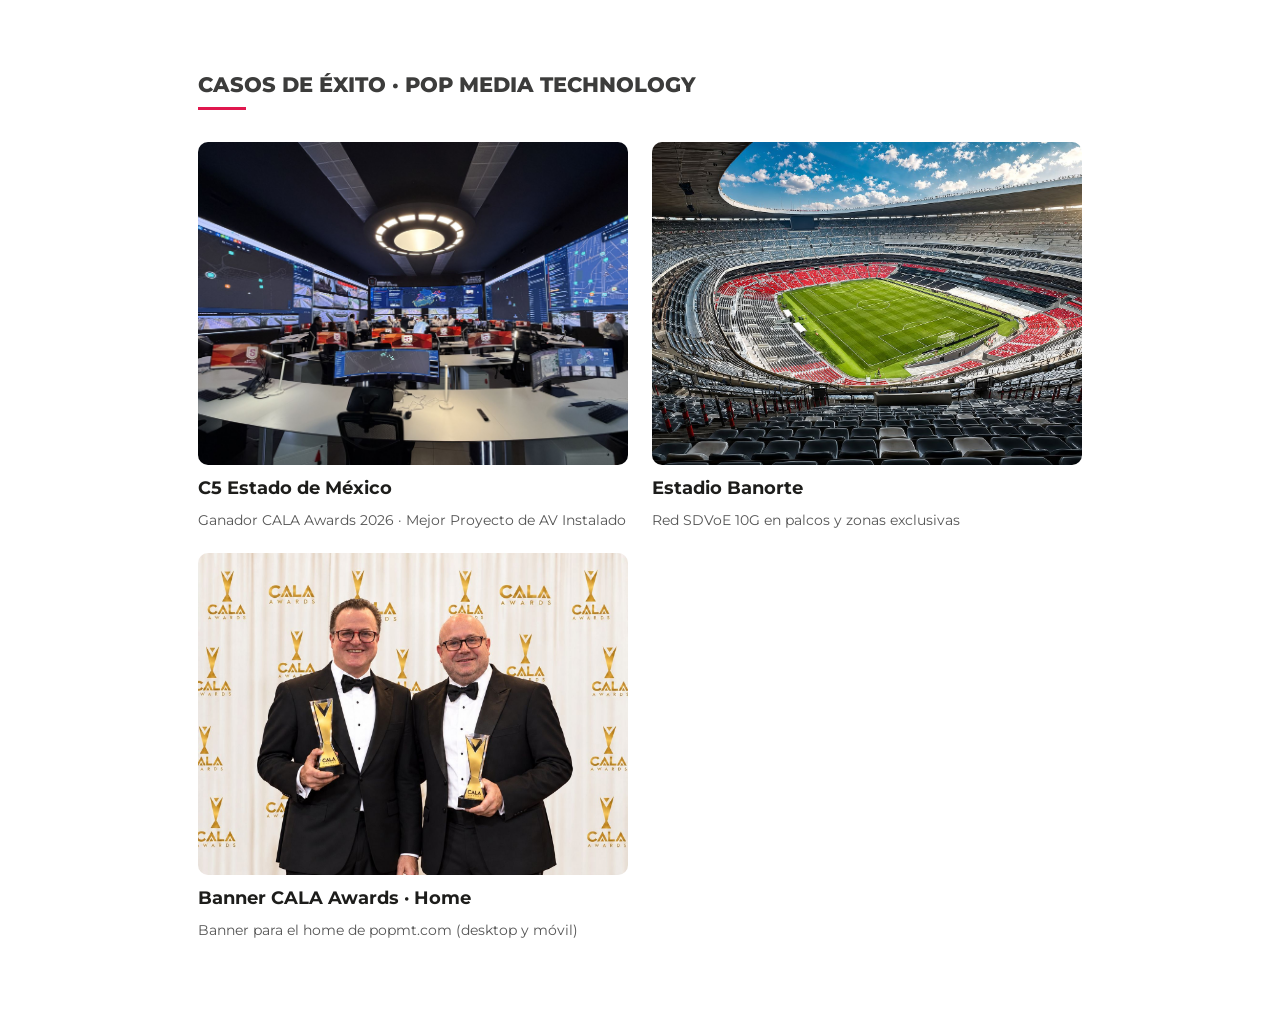
<file: index.html>
<!doctype html>
<html lang="es">
<head>
<meta charset="utf-8">
<meta name="viewport" content="width=device-width, initial-scale=1">
<title>Casos de éxito · POP Media Technology</title>
<meta name="robots" content="noindex">
<link href="https://fonts.googleapis.com/css2?family=Montserrat:wght@400;600;800&amp;display=swap" rel="stylesheet">
<link rel="stylesheet" href="assets/css/styles.css">
</head>
<body>
<main class="pad" style="max-width: 980px; margin: 0 auto; padding: 72px 48px; display: flex; flex-direction: column; gap: 32px">
<div style="display: flex; flex-direction: column; gap: 10px">
<h1 style="margin: 0; font-size: 21px; font-weight: 800; color: #3C3C3B; text-transform: uppercase">Casos de éxito · POP Media Technology</h1>
<div style="width: 48px; height: 3px; background: #E0174E"></div>
</div>
<div class="row" style="display: grid; grid-template-columns: repeat(2, minmax(0, 1fr)); gap: 24px">
<a href="c5-estado-de-mexico/" style="display: flex; flex-direction: column; gap: 12px; text-decoration: none; color: #1D1D1B">
<img src="assets/img/c5/c5-05.jpg" alt="" style="width: 100%; aspect-ratio: 4 / 3; object-fit: cover; border-radius: 10px">
<strong style="font-size: 18px">C5 Estado de México</strong>
<span style="font-size: 14px; color: #555555">Ganador CALA Awards 2026 · Mejor Proyecto de AV Instalado</span>
</a>
<a href="estadio-banorte/" style="display: flex; flex-direction: column; gap: 12px; text-decoration: none; color: #1D1D1B">
<img src="assets/img/banorte/banorte-estadio.jpg" alt="" style="width: 100%; aspect-ratio: 4 / 3; object-fit: cover; border-radius: 10px">
<strong style="font-size: 18px">Estadio Banorte</strong>
<span style="font-size: 14px; color: #555555">Red SDVoE 10G en palcos y zonas exclusivas</span>
</a>
<a href="banner-cala-home/" style="display: flex; flex-direction: column; gap: 12px; text-decoration: none; color: #1D1D1B">
<img src="banner-cala-home/img/cala-premio.jpg" alt="" style="width: 100%; aspect-ratio: 4 / 3; object-fit: cover; border-radius: 10px">
<strong style="font-size: 18px">Banner CALA Awards · Home</strong>
<span style="font-size: 14px; color: #555555">Banner para el home de popmt.com (desktop y móvil)</span>
</a>
</div>
</main>
</body>
</html>
</file>
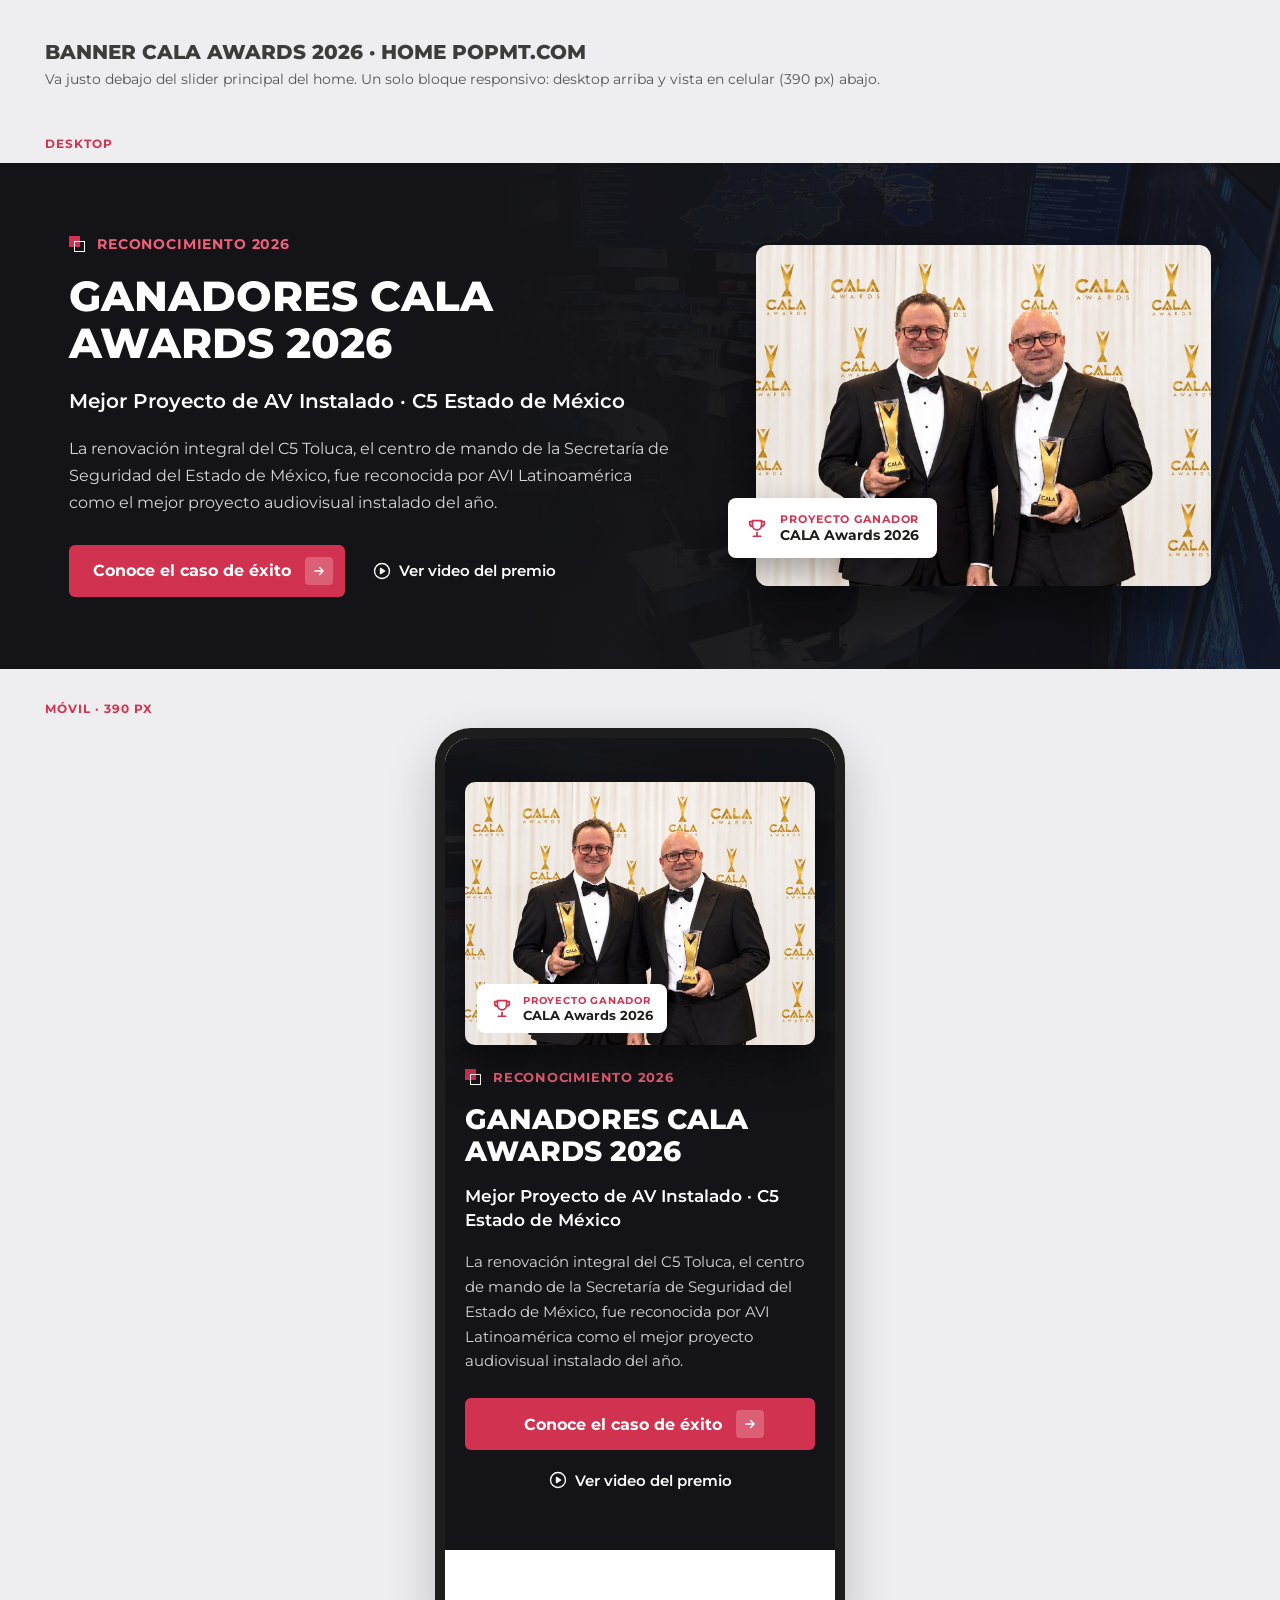
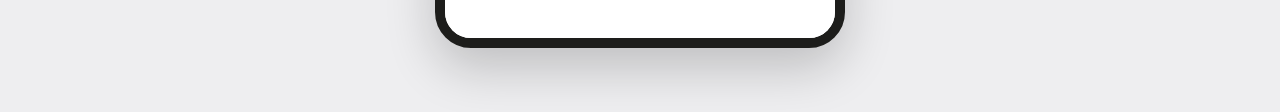
<file: banner-cala-home/index.html>
<!doctype html>
<html lang="es">
<head>
<meta charset="utf-8">
<meta name="viewport" content="width=device-width, initial-scale=1">
<title>Banner CALA Awards 2026 · Vista previa</title>
<meta name="robots" content="noindex">
<link rel="preconnect" href="https://fonts.googleapis.com">
<link rel="preconnect" href="https://fonts.gstatic.com" crossorigin>
<link href="https://fonts.googleapis.com/css2?family=Montserrat:wght@400;600;700;800&amp;display=swap" rel="stylesheet">
<link rel="stylesheet" href="banner-cala.css">
<style>body{margin:0;background:#EEEEF0;font-family:Montserrat,Helvetica,Arial,sans-serif;color:#1D1D1B}
.pv-h{max-width:1190px;margin:0 auto;padding:40px 24px 16px}
.pv-h h1{margin:0 0 6px;font-size:20px;font-weight:800;text-transform:uppercase;color:#3C3C3B}
.pv-h p{margin:0;font-size:14px;color:#555}
.pv-label{max-width:1190px;margin:32px auto 12px;padding:0 24px;font-size:12px;font-weight:700;letter-spacing:.08em;text-transform:uppercase;color:#D1324F}
.pv-phone{width:390px;height:900px;margin:0 auto 64px;display:block;border:10px solid #1D1D1B;border-radius:36px;background:#fff;box-shadow:0 20px 50px rgba(0,0,0,.2)}
@media (max-width:760px){.pv-mobile{display:none}}</style>
</head>
<body>
<header class="pv-h">
<h1>Banner CALA Awards 2026 · Home popmt.com</h1>
<p>Va justo debajo del slider principal del home. Un solo bloque responsivo: desktop arriba y vista en celular (390 px) abajo.</p>
</header>
<p class="pv-label">Desktop</p>
<!-- ===== Banner CALA Awards 2026 · Home popmt.com =====
     Pegar en un widget HTML de Elementor, justo debajo del slider principal.
     Requiere banner-cala.css (pegarlo en Apariencia > Personalizar > CSS adicional,
     o en un <style> dentro del mismo widget) y la tipografía Montserrat (el sitio ya la carga).
     Reemplazar las rutas img/... por las URLs de la biblioteca de medios. -->
<section class="pmt-cala" aria-labelledby="pmt-cala-title">
  <img class="pmt-cala__bg" src="img/cala-fondo-c5.jpg" alt="" loading="lazy" decoding="async">
  <div class="pmt-cala__veil" aria-hidden="true"></div>
  <div class="pmt-cala__inner">
    <div class="pmt-cala__text">
      <p class="pmt-cala__eyebrow"><span class="pmt-cala__eyebrow-icon" aria-hidden="true"></span>Reconocimiento 2026</p>
      <h2 class="pmt-cala__title" id="pmt-cala-title">Ganadores CALA Awards 2026</h2>
      <p class="pmt-cala__subtitle">Mejor Proyecto de AV Instalado · C5 Estado de México</p>
      <p class="pmt-cala__desc">La renovación integral del C5 Toluca, el centro de mando de la Secretaría de Seguridad del Estado de México, fue reconocida por AVI Latinoamérica como el mejor proyecto audiovisual instalado del año.</p>
      <div class="pmt-cala__actions">
        <a class="pmt-cala__btn" href="../c5-estado-de-mexico/">Conoce el caso de éxito
          <span class="pmt-cala__btn-arrow" aria-hidden="true"><svg width="14" height="14" viewBox="0 0 24 24" fill="none" stroke="#FFFFFF" stroke-width="2.4" stroke-linecap="round" stroke-linejoin="round"><path d="M5 12h14M13 6l6 6-6 6"/></svg></span>
        </a>
        <a class="pmt-cala__link" href="https://youtu.be/HIdA1ALR9Yw" target="_blank" rel="noopener">
          <svg width="18" height="18" viewBox="0 0 24 24" fill="none" stroke="currentColor" stroke-width="1.8" stroke-linecap="round" stroke-linejoin="round" aria-hidden="true"><circle cx="12" cy="12" r="10"/><path d="M10 8.5l5.5 3.5-5.5 3.5z" fill="currentColor"/></svg>
          Ver video del premio
        </a>
      </div>
    </div>
    <figure class="pmt-cala__figure">
      <img class="pmt-cala__photo" src="img/cala-premio.jpg" width="1400" height="1050" alt="Gabriel López y el Ing. Aguirre con los trofeos CALA Awards 2026" loading="lazy" decoding="async">
      <figcaption class="pmt-cala__badge">
        <svg width="22" height="22" viewBox="0 0 24 24" fill="none" stroke="#D1324F" stroke-width="1.9" stroke-linecap="round" stroke-linejoin="round" aria-hidden="true"><path d="M8 21h8M12 17v4M7 4h10v5a5 5 0 0 1-10 0V4z"/><path d="M17 5h3v2a3 3 0 0 1-3 3M7 5H4v2a3 3 0 0 0 3 3"/></svg>
        <span class="pmt-cala__badge-text"><span class="pmt-cala__badge-kicker">Proyecto ganador</span><span class="pmt-cala__badge-name">CALA Awards 2026</span></span>
      </figcaption>
    </figure>
  </div>
</section>
<!-- ===== /Banner CALA Awards 2026 ===== -->

<div class="pv-mobile">
<p class="pv-label">Móvil · 390 px</p>
<iframe class="pv-phone" src="banner.html" title="Vista móvil del banner CALA"></iframe>
</div>
</body>
</html>
</file>
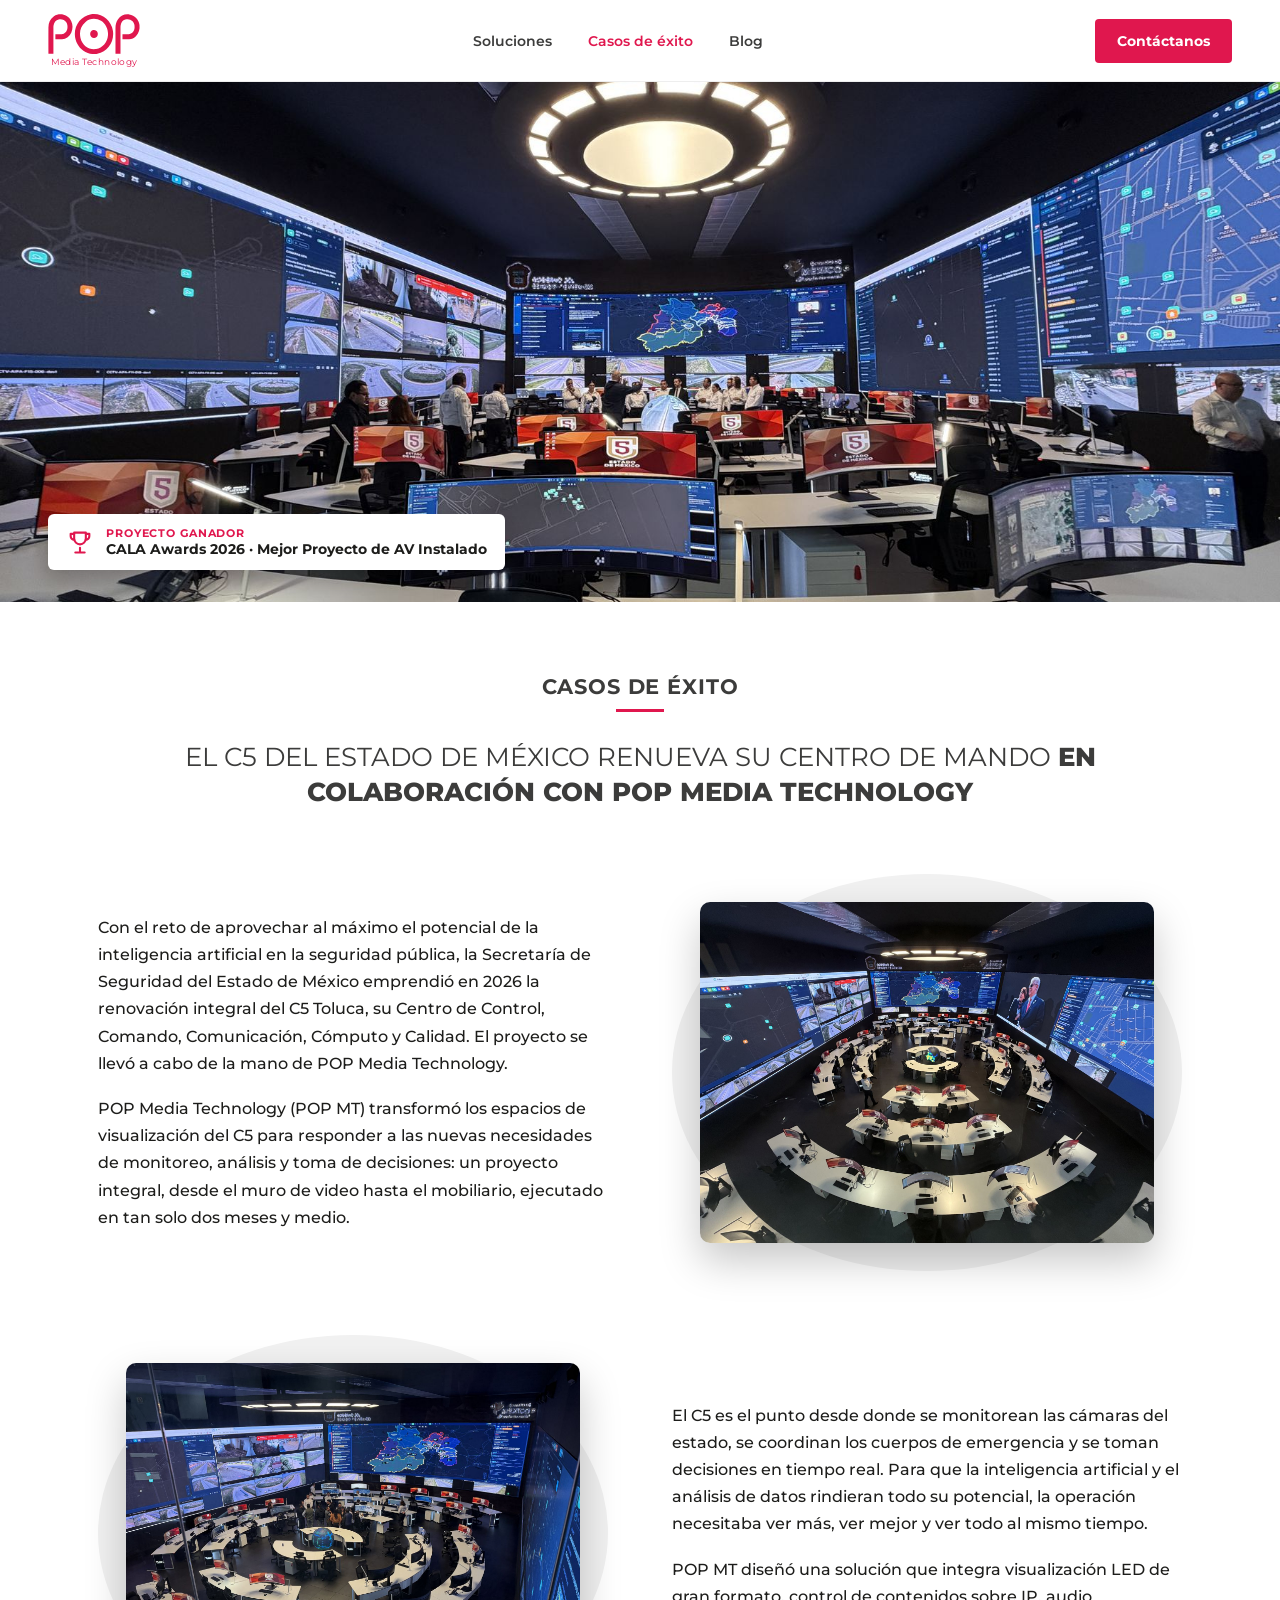
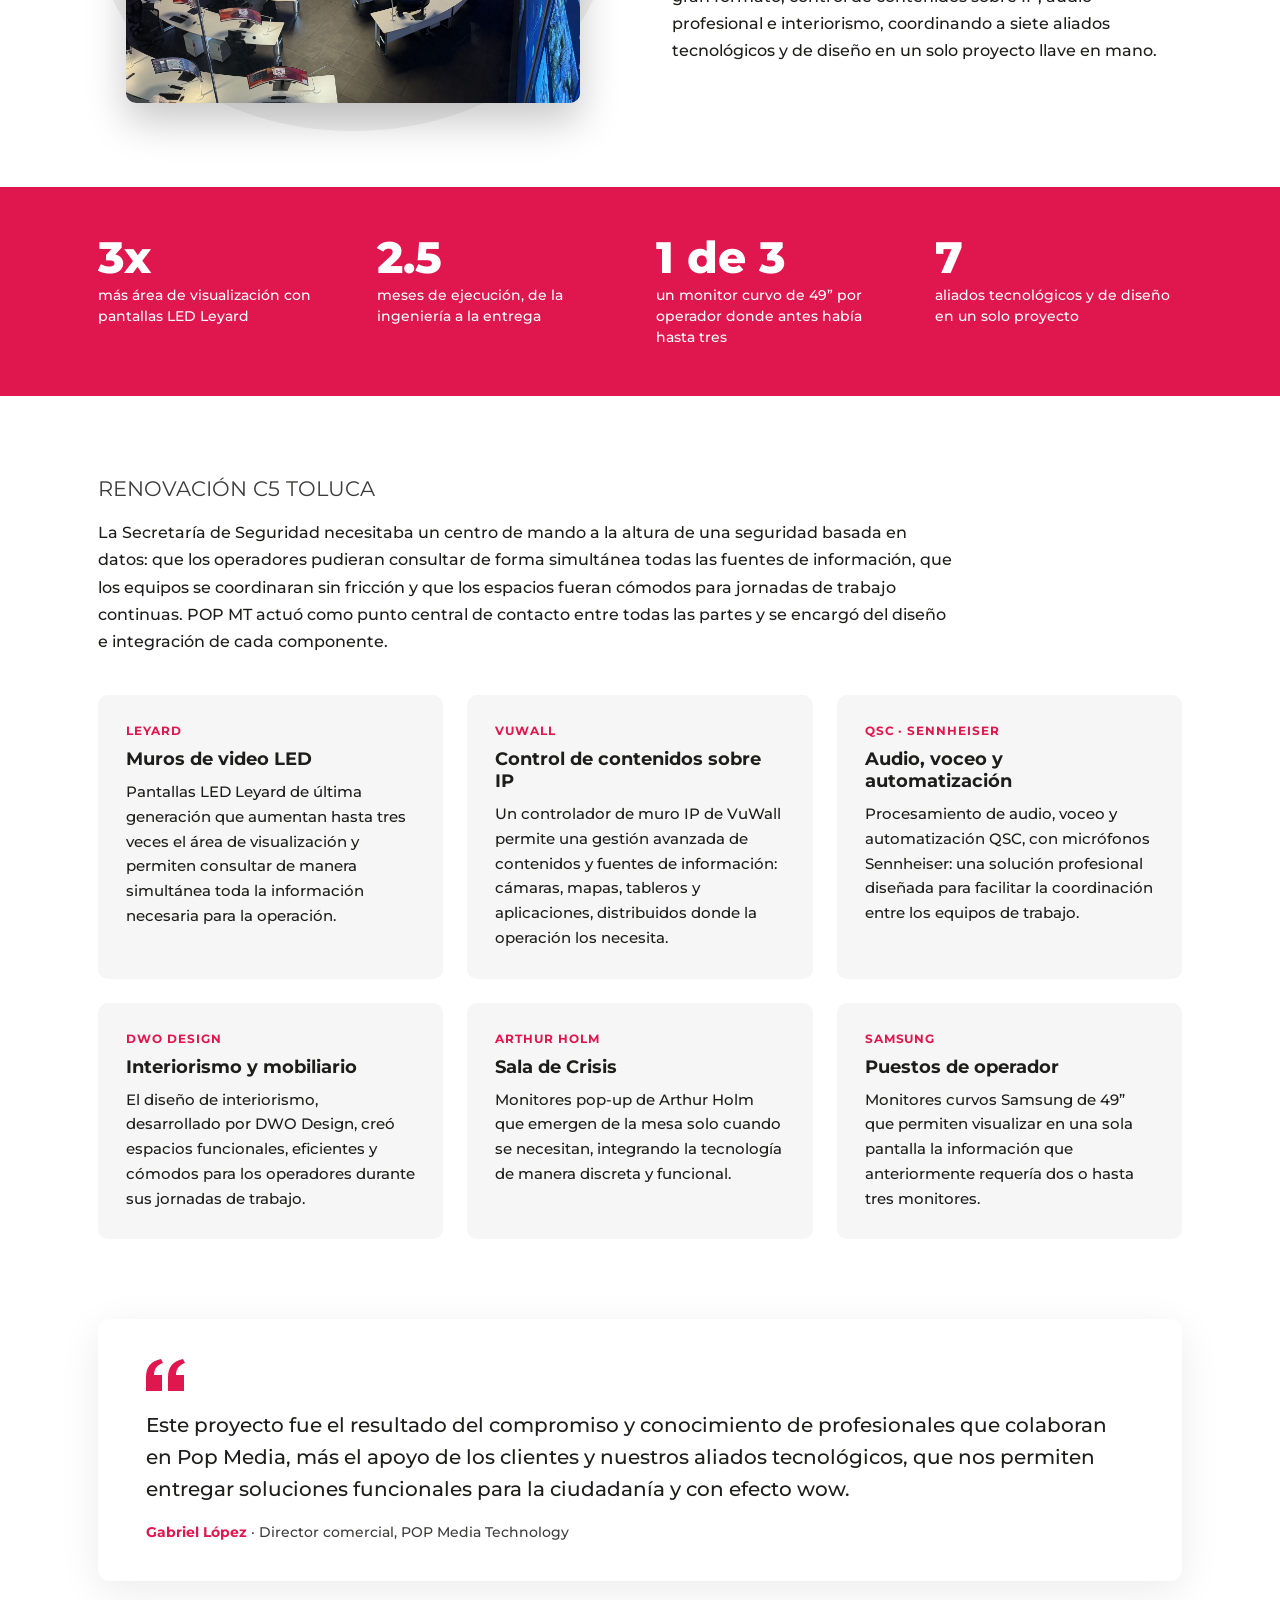
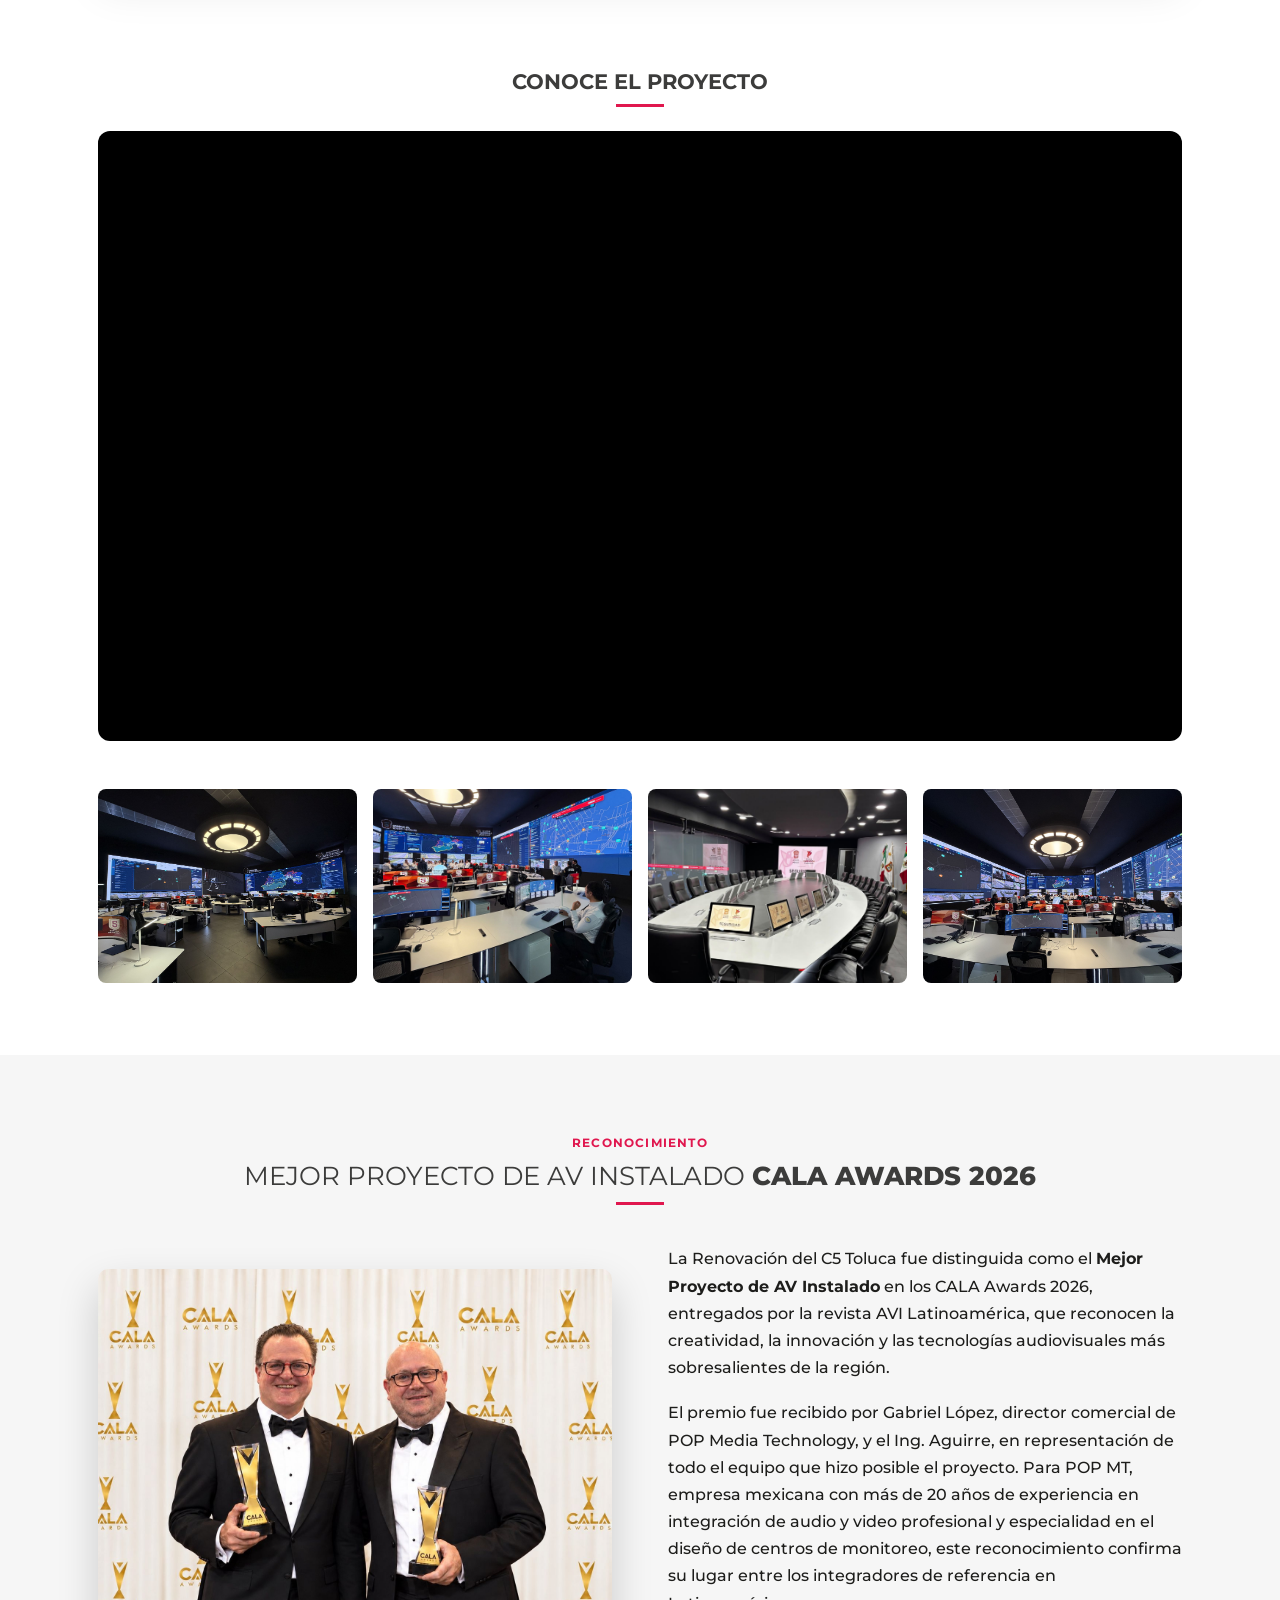
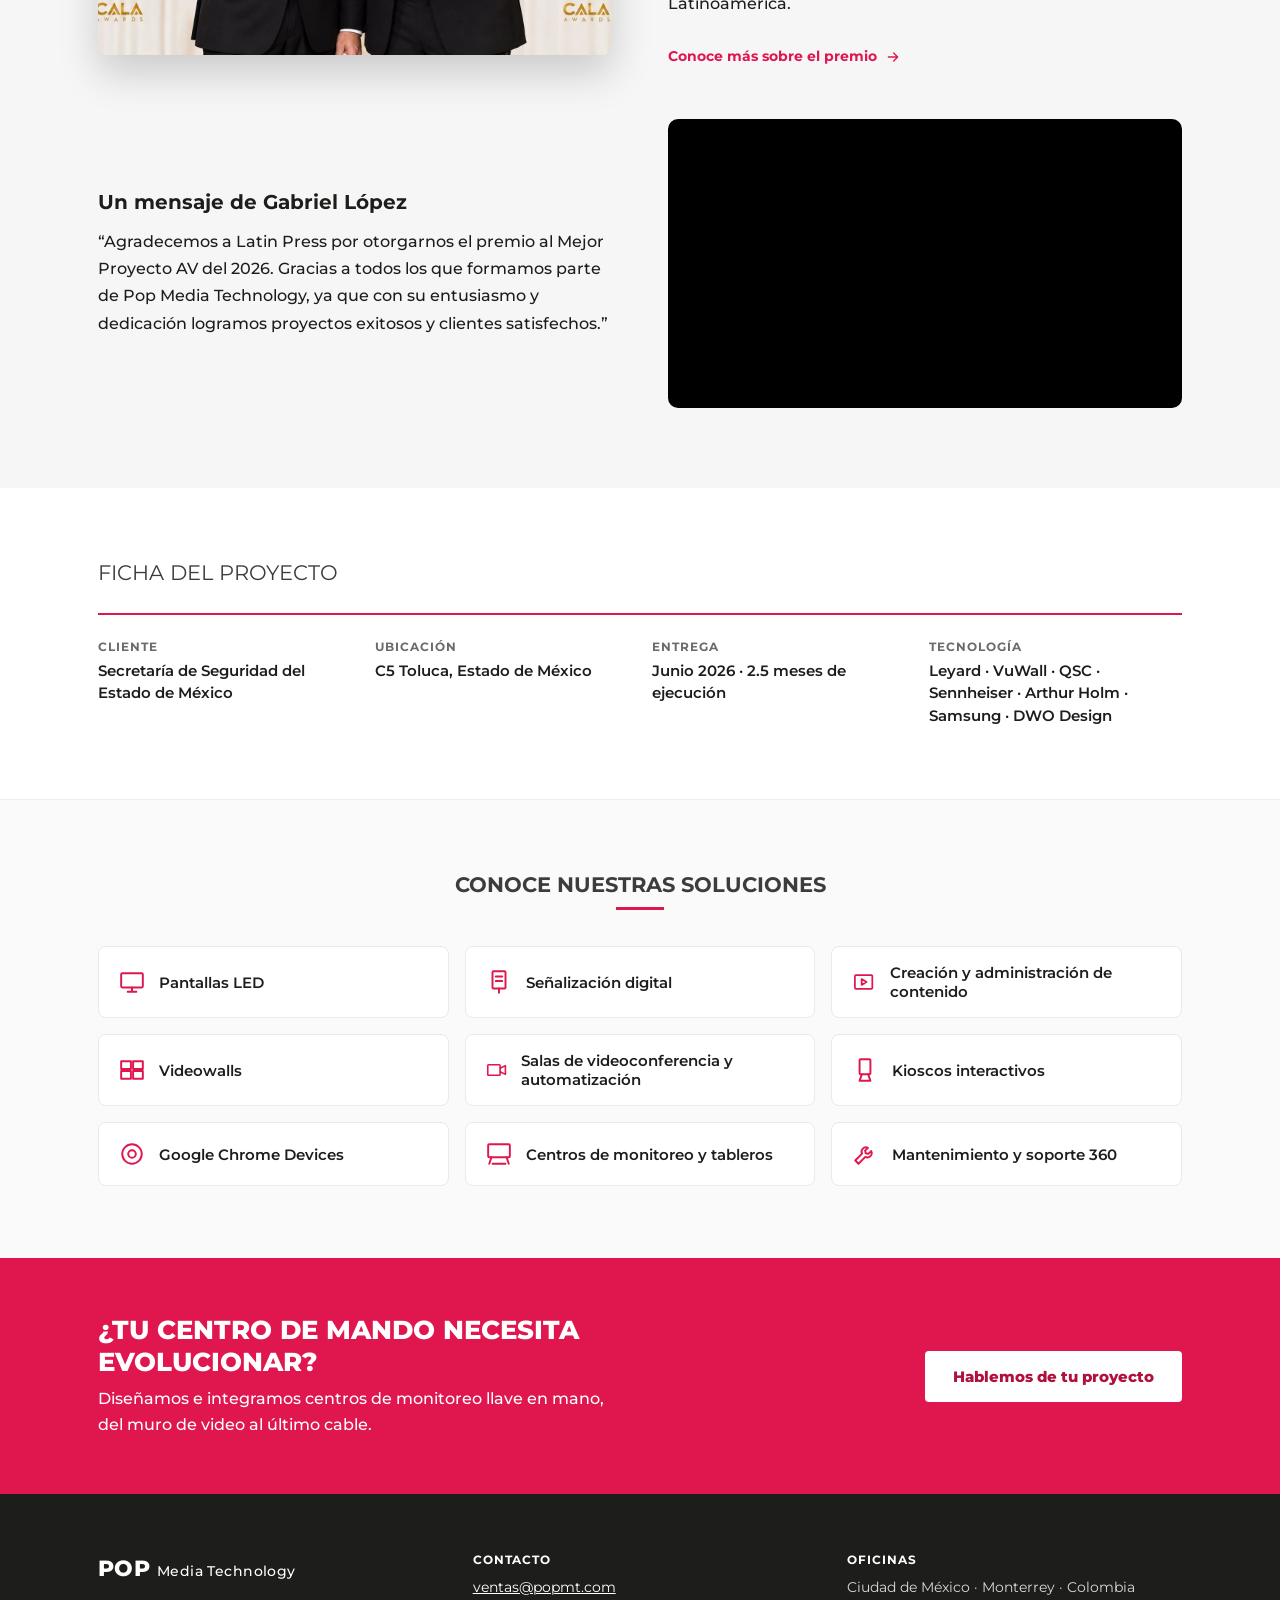
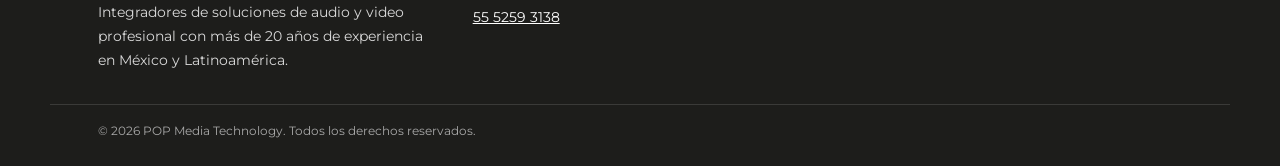
<file: c5-estado-de-mexico/index.html>
<!doctype html>
<html lang="es">
<head>
<meta charset="utf-8">
<meta name="viewport" content="width=device-width, initial-scale=1">
<title>C5 Estado de México · Casos de éxito · POP Media Technology</title>
<meta name="description" content="Renovación integral del C5 Toluca para la Secretaría de Seguridad del Estado de México. Ganador CALA Awards 2026 al Mejor Proyecto de AV Instalado.">
<link rel="canonical" href="https://popmt.com/c5-estado-de-mexico/">
<meta property="og:type" content="article">
<meta property="og:title" content="C5 Estado de México · Casos de éxito · POP Media Technology">
<meta property="og:description" content="Renovación integral del C5 Toluca para la Secretaría de Seguridad del Estado de México. Ganador CALA Awards 2026 al Mejor Proyecto de AV Instalado.">
<meta property="og:image" content="../assets/img/c5/c5-05.jpg">
<link rel="preconnect" href="https://fonts.googleapis.com">
<link rel="preconnect" href="https://fonts.gstatic.com" crossorigin>
<link href="https://fonts.googleapis.com/css2?family=Montserrat:wght@400;500;600;700;800&amp;display=swap" rel="stylesheet">
<link rel="stylesheet" href="../assets/css/styles.css">
</head>
<body>
<div style="font-family: Montserrat, Helvetica, sans-serif; color: #1D1D1B; background: #FFFFFF; min-height: 100vh">

<header class="pad hdr" style="position: sticky; top: 0; z-index: 5; background: #FFFFFF; border-bottom: 1px solid #EEEEEE; padding: 14px 48px; display: flex; align-items: center; justify-content: space-between; gap: 24px">
<a href="https://popmt.com/" aria-label="Pop Media Technology, inicio" style="display: flex; flex-direction: column; align-items: center; gap: 2px; text-decoration: none">
<svg width="92" height="40" viewBox="0 0 114 50" aria-hidden="true"><path fill="#E0174E" d="M49.1922 48.7146C41.3708 45.6101 36.1366 39.9908 33.9105 31.6039C30.0961 17.2246 39.2531 2.58065 53.3676 0.294409C66.3631 -1.81134 78.7088 7.61038 80.6822 21.1473C82.6555 34.6843 74.0761 47.2586 61.1769 49.7013C57.1339 50.4714 53.151 50.1224 49.2042 48.7026M74.4491 26.9351C74.8101 23.0004 74.1002 19.2943 72.3675 15.7927C67.3979 5.72122 54.4265 2.86944 46.1359 10.1613C40.2157 15.3716 38.3867 22.1701 40.1194 29.9313C42.2131 39.3049 50.6602 45.189 59.6608 43.7811C67.5904 42.5417 73.7994 35.5146 74.4491 26.9351Z"></path><path fill="#E0174E" d="M101.09 0.571196C107.744 1.3413 113.123 6.91251 113.869 13.8073C114.446 19.186 113.147 23.951 109.392 27.8015C107.082 30.184 104.242 31.3873 100.994 31.4114C98.214 31.4355 95.4464 31.4114 92.6067 31.4114V25.2987C93.3527 25.2987 94.0747 25.2987 94.8087 25.2987C96.6136 25.2746 98.4306 25.3709 100.211 25.1904C104.471 24.7693 107.407 21.5324 107.708 17.0803C107.912 14.0841 107.371 11.3045 105.229 9.15062C102.618 6.51542 99.4413 5.92581 96.0601 6.97267C92.727 7.99546 90.9822 10.6066 90.3445 14.0841C90.1881 14.9264 90.1399 15.8048 90.1279 16.6711C90.1159 27.3683 90.1279 38.0535 90.1279 48.7507C90.1279 49.0154 90.1279 49.2922 90.1279 49.6171H83.8949C83.8829 49.3524 83.8588 49.1117 83.8588 48.871C83.8588 38.4747 83.8588 28.0783 83.8588 17.6819C83.8588 13.6268 84.653 9.78836 87.0475 6.49136C90.152 2.20766 94.3394 0.234276 99.4654 0.438834C99.9828 0.4629 100.5 0.511031 101.09 0.571196Z"></path><path fill="#E0174E" d="M6.94485 2.785C13.7434 -1.77545 24.5248 0.185901 28.604 8.93378C31.8408 15.8527 29.8193 24.8412 24.0315 29.1008C21.9378 30.641 19.5914 31.4232 17.0284 31.4232C14.5376 31.4232 12.0468 31.4232 9.54394 31.4232H8.72571V25.3225C8.95433 25.3225 9.19499 25.3225 9.44768 25.3225C11.77 25.2864 14.1044 25.3947 16.4147 25.2022C20.4698 24.8653 23.4419 21.6164 23.8029 17.3808C24.0195 14.866 23.7066 12.4714 22.3108 10.3537C20.3133 7.32138 16.4147 5.87744 12.7687 6.79193C9.37548 7.64627 6.94485 10.5101 6.42743 14.2764C6.31914 15.0826 6.25897 15.9008 6.25897 16.719C6.25897 27.3922 6.25897 38.0533 6.25897 48.7264C6.25897 49.0152 6.25897 49.316 6.25897 49.6529H0.0259604C0.0259604 49.3882 0.0259604 49.1235 0.0259604 48.8708C0.0259604 38.1255 -0.0462366 27.3801 0.0500261 16.6348C0.11019 10.8951 2.22797 6.13013 6.94485 2.785Z"></path><path fill="#E0174E" d="M61.7184 24.0232C62.2237 27.0915 60.4068 29.6425 57.4708 30.0637C54.8717 30.4367 52.417 28.2347 52.1884 25.3468C52.0079 22.9883 53.7165 20.6299 55.9306 20.1486C58.3973 19.6191 60.7557 20.9789 61.5619 23.3975C61.6221 23.578 61.6582 23.7825 61.7184 24.0352V24.0232Z"></path></svg>
<span style="font-size: 9px; letter-spacing: 0.04em; color: #E0174E">Media Technology</span>
</a>
<nav class="nav" aria-label="Principal" style="display: flex; align-items: center; gap: 36px; font-size: 14px; font-weight: 600">
<a href="https://popmt.com/" style="color: #3C3C3B; text-decoration: none">Soluciones</a>
<a href="https://popmt.com/" style="color: #E0174E; text-decoration: none">Casos de éxito</a>
<a href="https://popmt.com/" style="color: #3C3C3B; text-decoration: none">Blog</a>
</nav>
<a href="mailto:ventas@popmt.com" style="background: #E0174E; color: #FFFFFF; text-decoration: none; font-size: 14px; font-weight: 700; padding: 12px 22px; border-radius: 4px; min-height: 44px; box-sizing: border-box; display: flex; align-items: center">Contáctanos</a>
</header>

<div class="hero" style="position: relative; height: 520px; overflow: hidden; background: #0B0B12">
<img fetchpriority="high" src="../assets/img/c5/c5-05.jpg" alt="Sala de operación del C5 Toluca con muros LED Leyard y puestos de operador" style="width: 100%; height: 100%; object-fit: cover">
<div class="hero-badge" style="position: absolute; left: 48px; bottom: 32px; display: flex; align-items: center; gap: 12px; background: #FFFFFF; padding: 12px 18px; border-radius: 6px; box-shadow: 0 8px 24px rgba(0,0,0,0.25)">
<svg width="28" height="28" viewBox="0 0 24 24" fill="none" stroke="#E0174E" stroke-width="1.8" stroke-linecap="round" stroke-linejoin="round" aria-hidden="true"><path d="M8 21h8M12 17v4M7 4h10v5a5 5 0 0 1-10 0V4z"></path><path d="M17 5h3v2a3 3 0 0 1-3 3M7 5H4v2a3 3 0 0 0 3 3"></path></svg>
<div style="display: flex; flex-direction: column">
<span style="font-size: 11px; font-weight: 700; letter-spacing: 0.08em; color: #E0174E; text-transform: uppercase">Proyecto ganador</span>
<span style="font-size: 14px; font-weight: 700; color: #1D1D1B">CALA Awards 2026 · Mejor Proyecto de AV Instalado</span>
</div>
</div>
</div>

<section class="pad sec" style="max-width: 1180px; margin: 0 auto; padding: 72px 48px 24px; display: flex; flex-direction: column; align-items: center; gap: 28px; text-align: center">
<div style="display: flex; flex-direction: column; align-items: center; gap: 10px">
<h1 style="margin: 0; font-size: 21px; font-weight: 700; color: #3C3C3B; text-transform: uppercase; letter-spacing: 0.04em">Casos de éxito</h1>
<div style="width: 48px; height: 3px; background: #E0174E"></div>
</div>
<h2 class="h2" style="margin: 0; max-width: 980px; font-size: 26px; line-height: 1.35; font-weight: 400; color: #3C3C3B; text-transform: uppercase">El C5 del Estado de México renueva su centro de mando <strong style="font-weight: 800">en colaboración con POP Media Technology</strong></h2>
</section>

<section class="pad sec" style="max-width: 1180px; margin: 0 auto; padding: 40px 48px">
<div class="row" style="display: grid; grid-template-columns: repeat(2, minmax(0, 1fr)); gap: 64px; align-items: center">
<div style="display: flex; flex-direction: column; gap: 18px; font-size: 16px; line-height: 1.7; font-weight: 500">
<p style="margin: 0">Con el reto de aprovechar al máximo el potencial de la inteligencia artificial en la seguridad pública, la Secretaría de Seguridad del Estado de México emprendió en 2026 la renovación integral del C5 Toluca, su Centro de Control, Comando, Comunicación, Cómputo y Calidad. El proyecto se llevó a cabo de la mano de POP Media Technology.</p>
<p style="margin: 0">POP Media Technology (POP MT) transformó los espacios de visualización del C5 para responder a las nuevas necesidades de monitoreo, análisis y toma de decisiones: un proyecto integral, desde el muro de video hasta el mobiliario, ejecutado en tan solo dos meses y medio.</p>
</div>
<div class="frame" style="position: relative; padding: 28px">
<div class="frame-bg" style="position: absolute; inset: 0; border-radius: 50%; background: #F1F1F1"></div>
<img loading="lazy" decoding="async" src="../assets/img/c5/c5-01.jpg" alt="Vista elevada de la sala de operación del C5 con estaciones en semicírculo" style="position: relative; width: 100%; aspect-ratio: 4 / 3; object-fit: cover; border-radius: 10px; box-shadow: 0 18px 40px rgba(0,0,0,0.22)">
</div>
</div>
</section>

<section class="pad sec" style="max-width: 1180px; margin: 0 auto; padding: 24px 48px 56px">
<div class="row" style="display: grid; grid-template-columns: repeat(2, minmax(0, 1fr)); gap: 64px; align-items: center">
<div class="frame" style="position: relative; padding: 28px">
<div class="frame-bg" style="position: absolute; inset: 0; border-radius: 50%; background: #F1F1F1"></div>
<img loading="lazy" decoding="async" src="../assets/img/c5/c5-06.jpg" alt="Panorámica del C5 Toluca con muro LED curvo y mapa del Estado de México" style="position: relative; width: 100%; aspect-ratio: 4 / 3; object-fit: cover; border-radius: 10px; box-shadow: 0 18px 40px rgba(0,0,0,0.22)">
</div>
<div class="order-first" style="display: flex; flex-direction: column; gap: 18px; font-size: 16px; line-height: 1.7; font-weight: 500">
<p style="margin: 0">El C5 es el punto desde donde se monitorean las cámaras del estado, se coordinan los cuerpos de emergencia y se toman decisiones en tiempo real. Para que la inteligencia artificial y el análisis de datos rindieran todo su potencial, la operación necesitaba ver más, ver mejor y ver todo al mismo tiempo.</p>
<p style="margin: 0">POP MT diseñó una solución que integra visualización LED de gran formato, control de contenidos sobre IP, audio profesional e interiorismo, coordinando a siete aliados tecnológicos y de diseño en un solo proyecto llave en mano.</p>
</div>
</div>
</section>

<section style="background: #E0174E; color: #FFFFFF">
<div class="pad stats" style="max-width: 1180px; margin: 0 auto; padding: 48px; display: grid; grid-template-columns: repeat(4, minmax(0, 1fr)); gap: 32px">
<div style="display: flex; flex-direction: column; gap: 6px"><span class="stat-n" style="font-size: 44px; font-weight: 800; line-height: 1">3x</span><span style="font-size: 14px; font-weight: 500; line-height: 1.5">más área de visualización con pantallas LED Leyard</span></div>
<div style="display: flex; flex-direction: column; gap: 6px"><span class="stat-n" style="font-size: 44px; font-weight: 800; line-height: 1">2.5</span><span style="font-size: 14px; font-weight: 500; line-height: 1.5">meses de ejecución, de la ingeniería a la entrega</span></div>
<div style="display: flex; flex-direction: column; gap: 6px"><span class="stat-n" style="font-size: 44px; font-weight: 800; line-height: 1">1 de 3</span><span style="font-size: 14px; font-weight: 500; line-height: 1.5">un monitor curvo de 49” por operador donde antes había hasta tres</span></div>
<div style="display: flex; flex-direction: column; gap: 6px"><span class="stat-n" style="font-size: 44px; font-weight: 800; line-height: 1">7</span><span style="font-size: 14px; font-weight: 500; line-height: 1.5">aliados tecnológicos y de diseño en un solo proyecto</span></div>
</div>
</section>

<section class="pad sec" style="max-width: 1180px; margin: 0 auto; padding: 80px 48px 40px; display: flex; flex-direction: column; gap: 40px">
<div style="display: flex; flex-direction: column; gap: 18px; max-width: 860px">
<h2 class="h2" style="margin: 0; font-size: 21px; font-weight: 400; color: #3C3C3B; text-transform: uppercase">Renovación C5 Toluca</h2>
<p style="margin: 0; font-size: 16px; line-height: 1.7; font-weight: 500">La Secretaría de Seguridad necesitaba un centro de mando a la altura de una seguridad basada en datos: que los operadores pudieran consultar de forma simultánea todas las fuentes de información, que los equipos se coordinaran sin fricción y que los espacios fueran cómodos para jornadas de trabajo continuas. POP MT actuó como punto central de contacto entre todas las partes y se encargó del diseño e integración de cada componente.</p>
</div>
<div class="grid3" style="display: grid; grid-template-columns: repeat(3, minmax(0, 1fr)); gap: 24px">
<div class="card" style="background: #F6F6F6; border-radius: 10px; padding: 28px; display: flex; flex-direction: column; gap: 10px">
<span style="font-size: 12px; font-weight: 700; color: #E0174E; text-transform: uppercase; letter-spacing: 0.08em">Leyard</span>
<h3 style="margin: 0; font-size: 18px; font-weight: 700; color: #1D1D1B">Muros de video LED</h3>
<p style="margin: 0; font-size: 15px; line-height: 1.65; font-weight: 500">Pantallas LED Leyard de última generación que aumentan hasta tres veces el área de visualización y permiten consultar de manera simultánea toda la información necesaria para la operación.</p>
</div>
<div class="card" style="background: #F6F6F6; border-radius: 10px; padding: 28px; display: flex; flex-direction: column; gap: 10px">
<span style="font-size: 12px; font-weight: 700; color: #E0174E; text-transform: uppercase; letter-spacing: 0.08em">VuWall</span>
<h3 style="margin: 0; font-size: 18px; font-weight: 700; color: #1D1D1B">Control de contenidos sobre IP</h3>
<p style="margin: 0; font-size: 15px; line-height: 1.65; font-weight: 500">Un controlador de muro IP de VuWall permite una gestión avanzada de contenidos y fuentes de información: cámaras, mapas, tableros y aplicaciones, distribuidos donde la operación los necesita.</p>
</div>
<div class="card" style="background: #F6F6F6; border-radius: 10px; padding: 28px; display: flex; flex-direction: column; gap: 10px">
<span style="font-size: 12px; font-weight: 700; color: #E0174E; text-transform: uppercase; letter-spacing: 0.08em">QSC · Sennheiser</span>
<h3 style="margin: 0; font-size: 18px; font-weight: 700; color: #1D1D1B">Audio, voceo y automatización</h3>
<p style="margin: 0; font-size: 15px; line-height: 1.65; font-weight: 500">Procesamiento de audio, voceo y automatización QSC, con micrófonos Sennheiser: una solución profesional diseñada para facilitar la coordinación entre los equipos de trabajo.</p>
</div>
<div class="card" style="background: #F6F6F6; border-radius: 10px; padding: 28px; display: flex; flex-direction: column; gap: 10px">
<span style="font-size: 12px; font-weight: 700; color: #E0174E; text-transform: uppercase; letter-spacing: 0.08em">DWO Design</span>
<h3 style="margin: 0; font-size: 18px; font-weight: 700; color: #1D1D1B">Interiorismo y mobiliario</h3>
<p style="margin: 0; font-size: 15px; line-height: 1.65; font-weight: 500">El diseño de interiorismo, desarrollado por DWO Design, creó espacios funcionales, eficientes y cómodos para los operadores durante sus jornadas de trabajo.</p>
</div>
<div class="card" style="background: #F6F6F6; border-radius: 10px; padding: 28px; display: flex; flex-direction: column; gap: 10px">
<span style="font-size: 12px; font-weight: 700; color: #E0174E; text-transform: uppercase; letter-spacing: 0.08em">Arthur Holm</span>
<h3 style="margin: 0; font-size: 18px; font-weight: 700; color: #1D1D1B">Sala de Crisis</h3>
<p style="margin: 0; font-size: 15px; line-height: 1.65; font-weight: 500">Monitores pop-up de Arthur Holm que emergen de la mesa solo cuando se necesitan, integrando la tecnología de manera discreta y funcional.</p>
</div>
<div class="card" style="background: #F6F6F6; border-radius: 10px; padding: 28px; display: flex; flex-direction: column; gap: 10px">
<span style="font-size: 12px; font-weight: 700; color: #E0174E; text-transform: uppercase; letter-spacing: 0.08em">Samsung</span>
<h3 style="margin: 0; font-size: 18px; font-weight: 700; color: #1D1D1B">Puestos de operador</h3>
<p style="margin: 0; font-size: 15px; line-height: 1.65; font-weight: 500">Monitores curvos Samsung de 49” que permiten visualizar en una sola pantalla la información que anteriormente requería dos o hasta tres monitores.</p>
</div>
</div>
</section>

<section class="pad sec" style="max-width: 1180px; margin: 0 auto; padding: 40px 48px">
<figure class="quote" style="margin: 0; border-left: 0; background: #FFFFFF; display: flex; flex-direction: column; gap: 18px; padding: 40px 48px; border-radius: 12px; box-shadow: 0 10px 40px rgba(0,0,0,0.08)">
<svg width="40" height="32" viewBox="0 0 40 32" aria-hidden="true"><path fill="#E0174E" d="M0 32V18C0 8 5 2 15 0l2 4C11 6 8 10 8 16h8v16H0zm22 0V18c0-10 5-16 15-18l2 4c-6 2-9 6-9 12h8v16H22z"></path></svg>
<blockquote class="quote-t" style="margin: 0; font-size: 20px; line-height: 1.6; font-weight: 500; color: #1D1D1B">Este proyecto fue el resultado del compromiso y conocimiento de profesionales que colaboran en Pop Media, más el apoyo de los clientes y nuestros aliados tecnológicos, que nos permiten entregar soluciones funcionales para la ciudadanía y con efecto wow.</blockquote>
<figcaption style="font-size: 14px; font-weight: 700; color: #E0174E">Gabriel López <span style="font-weight: 500; color: #3C3C3B">· Director comercial, POP Media Technology</span></figcaption>
</figure>
</section>

<section class="pad sec" style="max-width: 1180px; margin: 0 auto; padding: 48px 48px 24px; display: flex; flex-direction: column; gap: 24px">
<div style="display: flex; flex-direction: column; align-items: center; gap: 10px; text-align: center">
<h2 class="h2" style="margin: 0; font-size: 21px; font-weight: 700; color: #3C3C3B; text-transform: uppercase">Conoce el proyecto</h2>
<div style="width: 48px; height: 3px; background: #E0174E"></div>
</div>
<div class="video" style="border-radius: 12px"><iframe src="https://www.youtube-nocookie.com/embed/s3Ot4irKkxU?rel=0" title="C5 Estado de México · POP Media Technology" loading="lazy" allow="accelerometer; autoplay; clipboard-write; encrypted-media; gyroscope; picture-in-picture; web-share" referrerpolicy="strict-origin-when-cross-origin" allowfullscreen></iframe></div>
</section>

<section class="pad sec" style="max-width: 1180px; margin: 0 auto; padding: 24px 48px 72px">
<div class="gallery" style="display: grid; grid-template-columns: repeat(4, minmax(0, 1fr)); gap: 16px">
<img loading="lazy" decoding="async" src="../assets/img/c5/c5-03.jpg" alt="Estaciones de operación frente al muro LED" style="width: 100%; aspect-ratio: 4 / 3; object-fit: cover; border-radius: 8px">
<img loading="lazy" decoding="async" src="../assets/img/c5/c5-07.jpg" alt="Operador en su estación con monitor curvo Samsung" style="width: 100%; aspect-ratio: 4 / 3; object-fit: cover; border-radius: 8px">
<img loading="lazy" decoding="async" src="../assets/img/c5/c5-08.jpg" alt="Sala de Crisis con monitores pop-up Arthur Holm" style="width: 100%; aspect-ratio: 4 / 3; object-fit: cover; border-radius: 8px">
<img loading="lazy" decoding="async" src="../assets/img/c5/c5-05.jpg" alt="Vista frontal del centro de mando del C5" style="width: 100%; aspect-ratio: 4 / 3; object-fit: cover; border-radius: 8px">
</div>
</section>

<section style="background: #F6F6F6">
<div class="pad sec" style="max-width: 1180px; margin: 0 auto; padding: 80px 48px; display: flex; flex-direction: column; gap: 40px">
<div style="display: flex; flex-direction: column; align-items: center; gap: 10px; text-align: center">
<span style="font-size: 12px; font-weight: 700; color: #E0174E; text-transform: uppercase; letter-spacing: 0.1em">Reconocimiento</span>
<h2 class="h2" style="margin: 0; font-size: 26px; font-weight: 400; color: #3C3C3B; text-transform: uppercase">Mejor Proyecto de AV Instalado <strong style="font-weight: 800">CALA Awards 2026</strong></h2>
<div style="width: 48px; height: 3px; background: #E0174E"></div>
</div>
<div class="award" style="display: grid; grid-template-columns: repeat(2, minmax(0, 1fr)); gap: 56px; align-items: center">
<img loading="lazy" decoding="async" src="../assets/img/c5/c5-premio-cala.jpg" alt="Gabriel López y el Ing. Aguirre con los trofeos CALA Awards 2026" style="width: 100%; aspect-ratio: 4 / 3; object-fit: cover; border-radius: 10px; box-shadow: 0 18px 40px rgba(0,0,0,0.18)">
<div style="display: flex; flex-direction: column; gap: 18px; font-size: 16px; line-height: 1.7; font-weight: 500">
<p style="margin: 0">La Renovación del C5 Toluca fue distinguida como el <strong>Mejor Proyecto de AV Instalado</strong> en los CALA Awards 2026, entregados por la revista AVI Latinoamérica, que reconocen la creatividad, la innovación y las tecnologías audiovisuales más sobresalientes de la región.</p>
<p style="margin: 0">El premio fue recibido por Gabriel López, director comercial de POP Media Technology, y el Ing. Aguirre, en representación de todo el equipo que hizo posible el proyecto. Para POP MT, empresa mexicana con más de 20 años de experiencia en integración de audio y video profesional y especialidad en el diseño de centros de monitoreo, este reconocimiento confirma su lugar entre los integradores de referencia en Latinoamérica.</p>
<a href="https://www.integratec.show/es/experiencias/cala-awards-mejor-proyecto-de-integracion.html" style="align-self: flex-start; display: flex; align-items: center; gap: 8px; min-height: 44px; font-size: 14px; font-weight: 700; text-decoration: none; color: #E0174E">Conoce más sobre el premio
<svg width="16" height="16" viewBox="0 0 24 24" fill="none" stroke="currentColor" stroke-width="2" stroke-linecap="round" stroke-linejoin="round" aria-hidden="true"><path d="M5 12h14M13 6l6 6-6 6"></path></svg></a>
</div>
</div>
<div class="award" style="display: grid; grid-template-columns: repeat(2, minmax(0, 1fr)); gap: 56px; align-items: center">
<div style="display: flex; flex-direction: column; gap: 14px">
<h3 style="margin: 0; font-size: 20px; font-weight: 700; color: #1D1D1B">Un mensaje de Gabriel López</h3>
<p style="margin: 0; font-size: 16px; line-height: 1.7; font-weight: 500">“Agradecemos a Latin Press por otorgarnos el premio al Mejor Proyecto AV del 2026. Gracias a todos los que formamos parte de Pop Media Technology, ya que con su entusiasmo y dedicación logramos proyectos exitosos y clientes satisfechos.”</p>
</div>
<div class="video" style="border-radius: 10px"><iframe src="https://www.youtube-nocookie.com/embed/HIdA1ALR9Yw?rel=0" title="CALA Awards 2026 · Mejor Proyecto AV en Latinoamérica" loading="lazy" allow="accelerometer; autoplay; clipboard-write; encrypted-media; gyroscope; picture-in-picture; web-share" referrerpolicy="strict-origin-when-cross-origin" allowfullscreen></iframe></div>
</div>
</div>
</section>

<section class="pad sec" style="max-width: 1180px; margin: 0 auto; padding: 72px 48px; display: flex; flex-direction: column; gap: 28px">
<h2 class="h2" style="margin: 0; font-size: 21px; font-weight: 400; color: #3C3C3B; text-transform: uppercase">Ficha del proyecto</h2>
<div class="ficha" style="display: grid; grid-template-columns: repeat(4, minmax(0, 1fr)); gap: 24px; border-top: 2px solid #E0174E; padding-top: 24px">
<div style="display: flex; flex-direction: column; gap: 6px"><span style="font-size: 12px; font-weight: 700; color: #6B6B6B; text-transform: uppercase; letter-spacing: 0.08em">Cliente</span><span style="font-size: 15px; font-weight: 600; line-height: 1.5">Secretaría de Seguridad del Estado de México</span></div>
<div style="display: flex; flex-direction: column; gap: 6px"><span style="font-size: 12px; font-weight: 700; color: #6B6B6B; text-transform: uppercase; letter-spacing: 0.08em">Ubicación</span><span style="font-size: 15px; font-weight: 600; line-height: 1.5">C5 Toluca, Estado de México</span></div>
<div style="display: flex; flex-direction: column; gap: 6px"><span style="font-size: 12px; font-weight: 700; color: #6B6B6B; text-transform: uppercase; letter-spacing: 0.08em">Entrega</span><span style="font-size: 15px; font-weight: 600; line-height: 1.5">Junio 2026 · 2.5 meses de ejecución</span></div>
<div style="display: flex; flex-direction: column; gap: 6px"><span style="font-size: 12px; font-weight: 700; color: #6B6B6B; text-transform: uppercase; letter-spacing: 0.08em">Tecnología</span><span style="font-size: 15px; font-weight: 600; line-height: 1.5">Leyard · VuWall · QSC · Sennheiser · Arthur Holm · Samsung · DWO Design</span></div>
</div>
</section>

<section style="background: #FAFAFA; border-top: 1px solid #EEEEEE">
<div class="pad sec" style="max-width: 1180px; margin: 0 auto; padding: 72px 48px; display: flex; flex-direction: column; gap: 36px">
<div style="display: flex; flex-direction: column; align-items: center; gap: 10px; text-align: center">
<h2 class="h2" style="margin: 0; font-size: 21px; font-weight: 700; color: #3C3C3B; text-transform: uppercase">Conoce nuestras soluciones</h2>
<div style="width: 48px; height: 3px; background: #E0174E"></div>
</div>
<div class="sol" style="display: grid; grid-template-columns: repeat(3, minmax(0, 1fr)); gap: 16px">
<a class="sol-i" href="https://popmt.com/" style="display: flex; align-items: center; gap: 14px; min-height: 64px; padding: 16px 20px; background: #FFFFFF; border: 1px solid #EAEAEA; border-radius: 8px; text-decoration: none; color: #1D1D1B; font-size: 15px; font-weight: 600"><svg width="26" height="26" viewBox="0 0 24 24" fill="none" stroke="#E0174E" stroke-width="1.8" stroke-linecap="round" stroke-linejoin="round" aria-hidden="true"><rect x="2" y="4" width="20" height="13" rx="1"></rect><path d="M8 21h8M12 17v4"></path></svg>Pantallas LED</a>
<a class="sol-i" href="https://popmt.com/" style="display: flex; align-items: center; gap: 14px; min-height: 64px; padding: 16px 20px; background: #FFFFFF; border: 1px solid #EAEAEA; border-radius: 8px; text-decoration: none; color: #1D1D1B; font-size: 15px; font-weight: 600"><svg width="26" height="26" viewBox="0 0 24 24" fill="none" stroke="#E0174E" stroke-width="1.8" stroke-linecap="round" stroke-linejoin="round" aria-hidden="true"><rect x="6" y="2" width="12" height="16" rx="1"></rect><path d="M12 18v4M9 7h6M9 11h6"></path></svg>Señalización digital</a>
<a class="sol-i" href="https://popmt.com/" style="display: flex; align-items: center; gap: 14px; min-height: 64px; padding: 16px 20px; background: #FFFFFF; border: 1px solid #EAEAEA; border-radius: 8px; text-decoration: none; color: #1D1D1B; font-size: 15px; font-weight: 600"><svg width="26" height="26" viewBox="0 0 24 24" fill="none" stroke="#E0174E" stroke-width="1.8" stroke-linecap="round" stroke-linejoin="round" aria-hidden="true"><rect x="3" y="5" width="18" height="14" rx="1"></rect><path d="M10 9l5 3-5 3z"></path></svg>Creación y administración de contenido</a>
<a class="sol-i" href="https://popmt.com/" style="display: flex; align-items: center; gap: 14px; min-height: 64px; padding: 16px 20px; background: #FFFFFF; border: 1px solid #EAEAEA; border-radius: 8px; text-decoration: none; color: #1D1D1B; font-size: 15px; font-weight: 600"><svg width="26" height="26" viewBox="0 0 24 24" fill="none" stroke="#E0174E" stroke-width="1.8" stroke-linecap="round" stroke-linejoin="round" aria-hidden="true"><rect x="2" y="4" width="9" height="7"></rect><rect x="13" y="4" width="9" height="7"></rect><rect x="2" y="13" width="9" height="7"></rect><rect x="13" y="13" width="9" height="7"></rect></svg>Videowalls</a>
<a class="sol-i" href="https://popmt.com/" style="display: flex; align-items: center; gap: 14px; min-height: 64px; padding: 16px 20px; background: #FFFFFF; border: 1px solid #EAEAEA; border-radius: 8px; text-decoration: none; color: #1D1D1B; font-size: 15px; font-weight: 600"><svg width="26" height="26" viewBox="0 0 24 24" fill="none" stroke="#E0174E" stroke-width="1.8" stroke-linecap="round" stroke-linejoin="round" aria-hidden="true"><rect x="2" y="6" width="14" height="12" rx="1"></rect><path d="M16 10l6-3v10l-6-3"></path></svg>Salas de videoconferencia y automatización</a>
<a class="sol-i" href="https://popmt.com/" style="display: flex; align-items: center; gap: 14px; min-height: 64px; padding: 16px 20px; background: #FFFFFF; border: 1px solid #EAEAEA; border-radius: 8px; text-decoration: none; color: #1D1D1B; font-size: 15px; font-weight: 600"><svg width="26" height="26" viewBox="0 0 24 24" fill="none" stroke="#E0174E" stroke-width="1.8" stroke-linecap="round" stroke-linejoin="round" aria-hidden="true"><rect x="7" y="2" width="10" height="14" rx="1"></rect><path d="M9 16l-2 6h10l-2-6"></path></svg>Kioscos interactivos</a>
<a class="sol-i" href="https://popmt.com/" style="display: flex; align-items: center; gap: 14px; min-height: 64px; padding: 16px 20px; background: #FFFFFF; border: 1px solid #EAEAEA; border-radius: 8px; text-decoration: none; color: #1D1D1B; font-size: 15px; font-weight: 600"><svg width="26" height="26" viewBox="0 0 24 24" fill="none" stroke="#E0174E" stroke-width="1.8" stroke-linecap="round" stroke-linejoin="round" aria-hidden="true"><circle cx="12" cy="12" r="9"></circle><circle cx="12" cy="12" r="3.5"></circle></svg>Google Chrome Devices</a>
<a class="sol-i" href="https://popmt.com/" style="display: flex; align-items: center; gap: 14px; min-height: 64px; padding: 16px 20px; background: #FFFFFF; border: 1px solid #EAEAEA; border-radius: 8px; text-decoration: none; color: #1D1D1B; font-size: 15px; font-weight: 600"><svg width="26" height="26" viewBox="0 0 24 24" fill="none" stroke="#E0174E" stroke-width="1.8" stroke-linecap="round" stroke-linejoin="round" aria-hidden="true"><rect x="2" y="3" width="20" height="12" rx="1"></rect><path d="M6 21h12M5 15l-2 6M19 15l2 6"></path></svg>Centros de monitoreo y tableros</a>
<a class="sol-i" href="https://popmt.com/" style="display: flex; align-items: center; gap: 14px; min-height: 64px; padding: 16px 20px; background: #FFFFFF; border: 1px solid #EAEAEA; border-radius: 8px; text-decoration: none; color: #1D1D1B; font-size: 15px; font-weight: 600"><svg width="26" height="26" viewBox="0 0 24 24" fill="none" stroke="#E0174E" stroke-width="1.8" stroke-linecap="round" stroke-linejoin="round" aria-hidden="true"><path d="M14.7 6.3a4 4 0 0 0-5.4 5.4L3 18l3 3 6.3-6.3a4 4 0 0 0 5.4-5.4l-2.6 2.6-2.4-.6-.6-2.4z"></path></svg>Mantenimiento y soporte 360</a>
</div>
</div>
</section>

<section style="background: #E0174E">
<div class="pad row" style="max-width: 1180px; margin: 0 auto; padding: 56px 48px; display: grid; grid-template-columns: repeat(2, minmax(0, 1fr)); gap: 24px; align-items: center">
<div style="display: flex; flex-direction: column; gap: 8px; color: #FFFFFF">
<h2 class="cta-h" style="margin: 0; font-size: 26px; font-weight: 800; text-transform: uppercase">¿Tu centro de mando necesita evolucionar?</h2>
<p style="margin: 0; font-size: 16px; line-height: 1.6; font-weight: 500">Diseñamos e integramos centros de monitoreo llave en mano, del muro de video al último cable.</p>
</div>
<a class="cta-btn" href="mailto:ventas@popmt.com" style="justify-self: end; background: #FFFFFF; color: #B0103C; text-decoration: none; font-size: 15px; font-weight: 800; padding: 16px 28px; border-radius: 4px; min-height: 44px; box-sizing: border-box; display: flex; align-items: center">Hablemos de tu proyecto</a>
</div>
</section>

<footer style="background: #1D1D1B; color: #D9D9D9">
<div class="pad foot" style="max-width: 1180px; margin: 0 auto; padding: 56px 48px 32px; display: grid; grid-template-columns: repeat(3, minmax(0, 1fr)); gap: 40px; font-size: 14px; line-height: 1.7">
<div style="display: flex; flex-direction: column; gap: 14px">
<span style="font-size: 22px; font-weight: 800; color: #FFFFFF; letter-spacing: 0.02em">POP <span style="font-weight: 500; font-size: 14px">Media Technology</span></span>
<p style="margin: 0">Integradores de soluciones de audio y video profesional con más de 20 años de experiencia en México y Latinoamérica.</p>
</div>
<div style="display: flex; flex-direction: column; gap: 6px">
<span style="font-weight: 700; color: #FFFFFF; text-transform: uppercase; font-size: 12px; letter-spacing: 0.08em">Contacto</span>
<a href="mailto:ventas@popmt.com" style="color: #FFFFFF">ventas@popmt.com</a>
<a href="tel:+525552593138" style="color: #FFFFFF">55 5259 3138</a>
</div>
<div style="display: flex; flex-direction: column; gap: 6px">
<span style="font-weight: 700; color: #FFFFFF; text-transform: uppercase; font-size: 12px; letter-spacing: 0.08em">Oficinas</span>
<span>Ciudad de México · Monterrey · Colombia</span>
</div>
</div>
<div class="pad" style="max-width: 1180px; margin: 0 auto; padding: 18px 48px 28px; border-top: 1px solid #3A3A38; font-size: 12px; color: #A8A8A8">© 2026 POP Media Technology. Todos los derechos reservados.</div>
</footer>

</div>
</body>
</html>
</file>
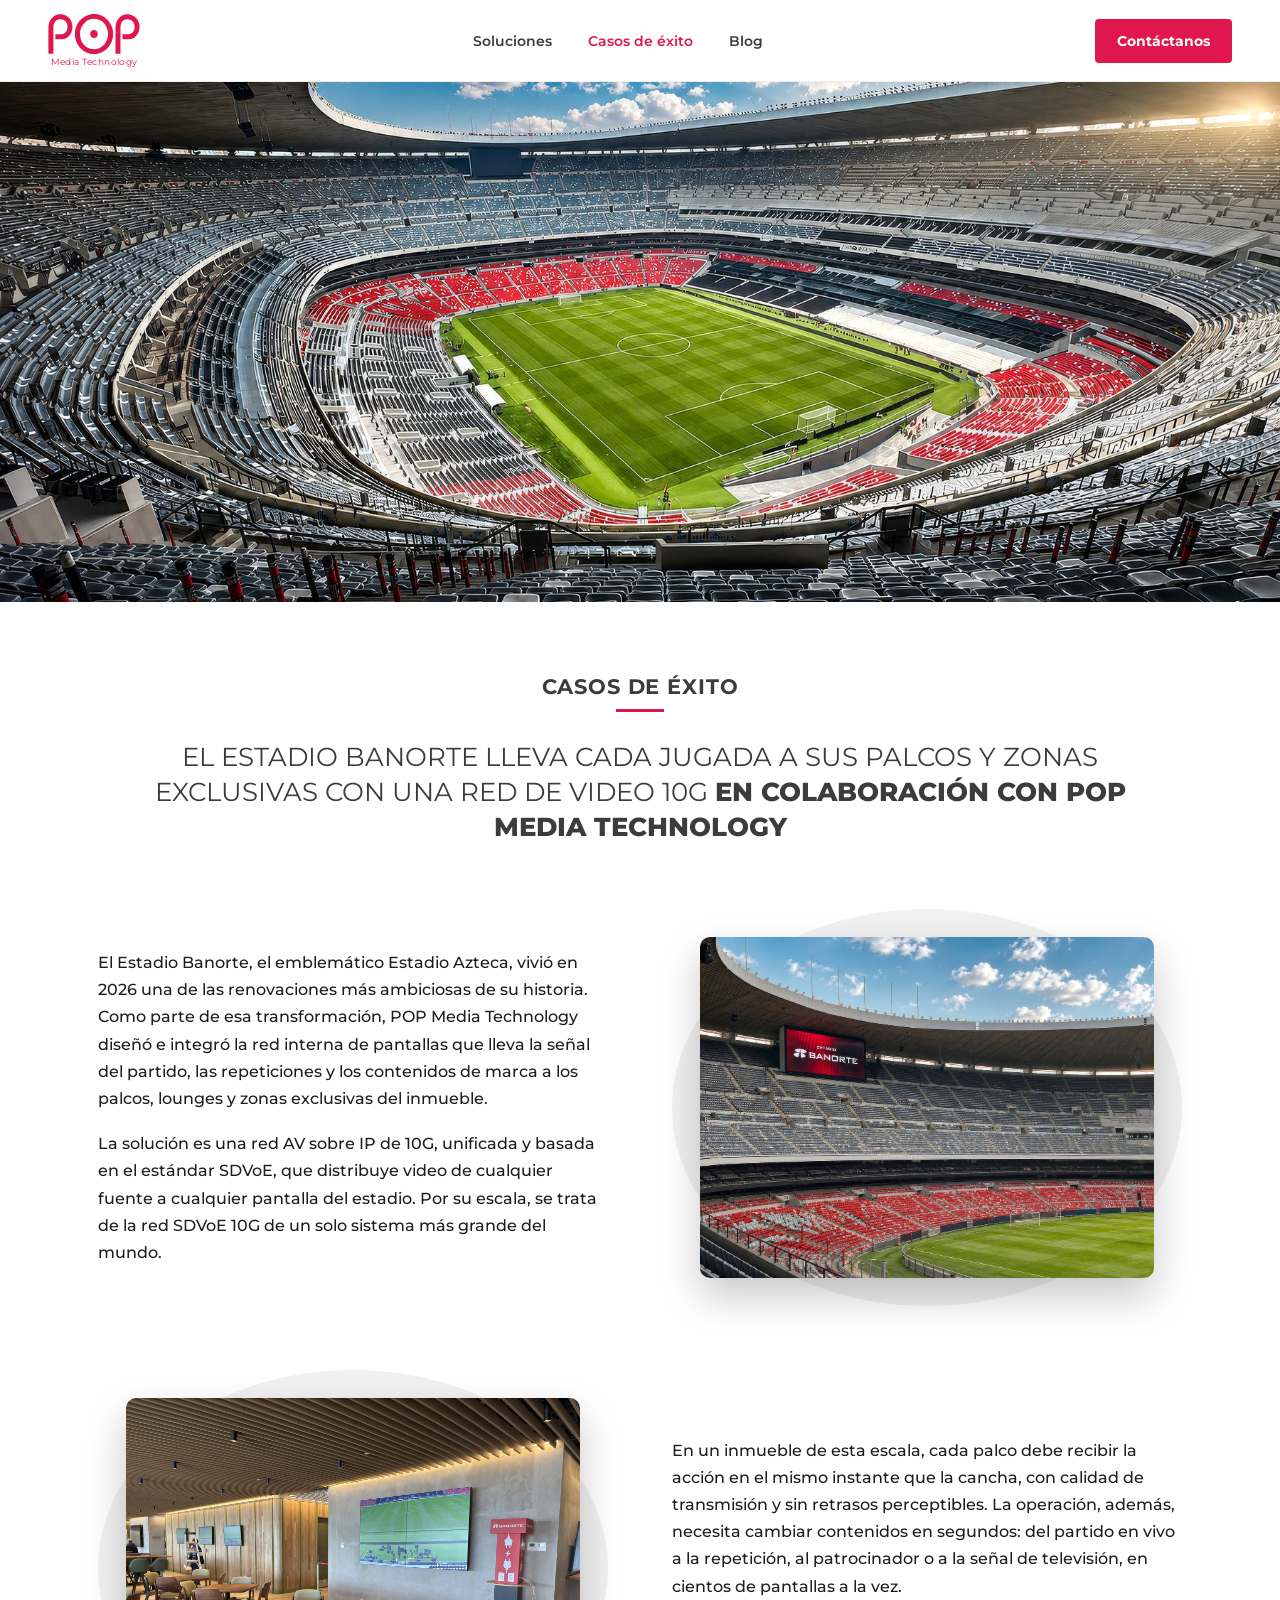
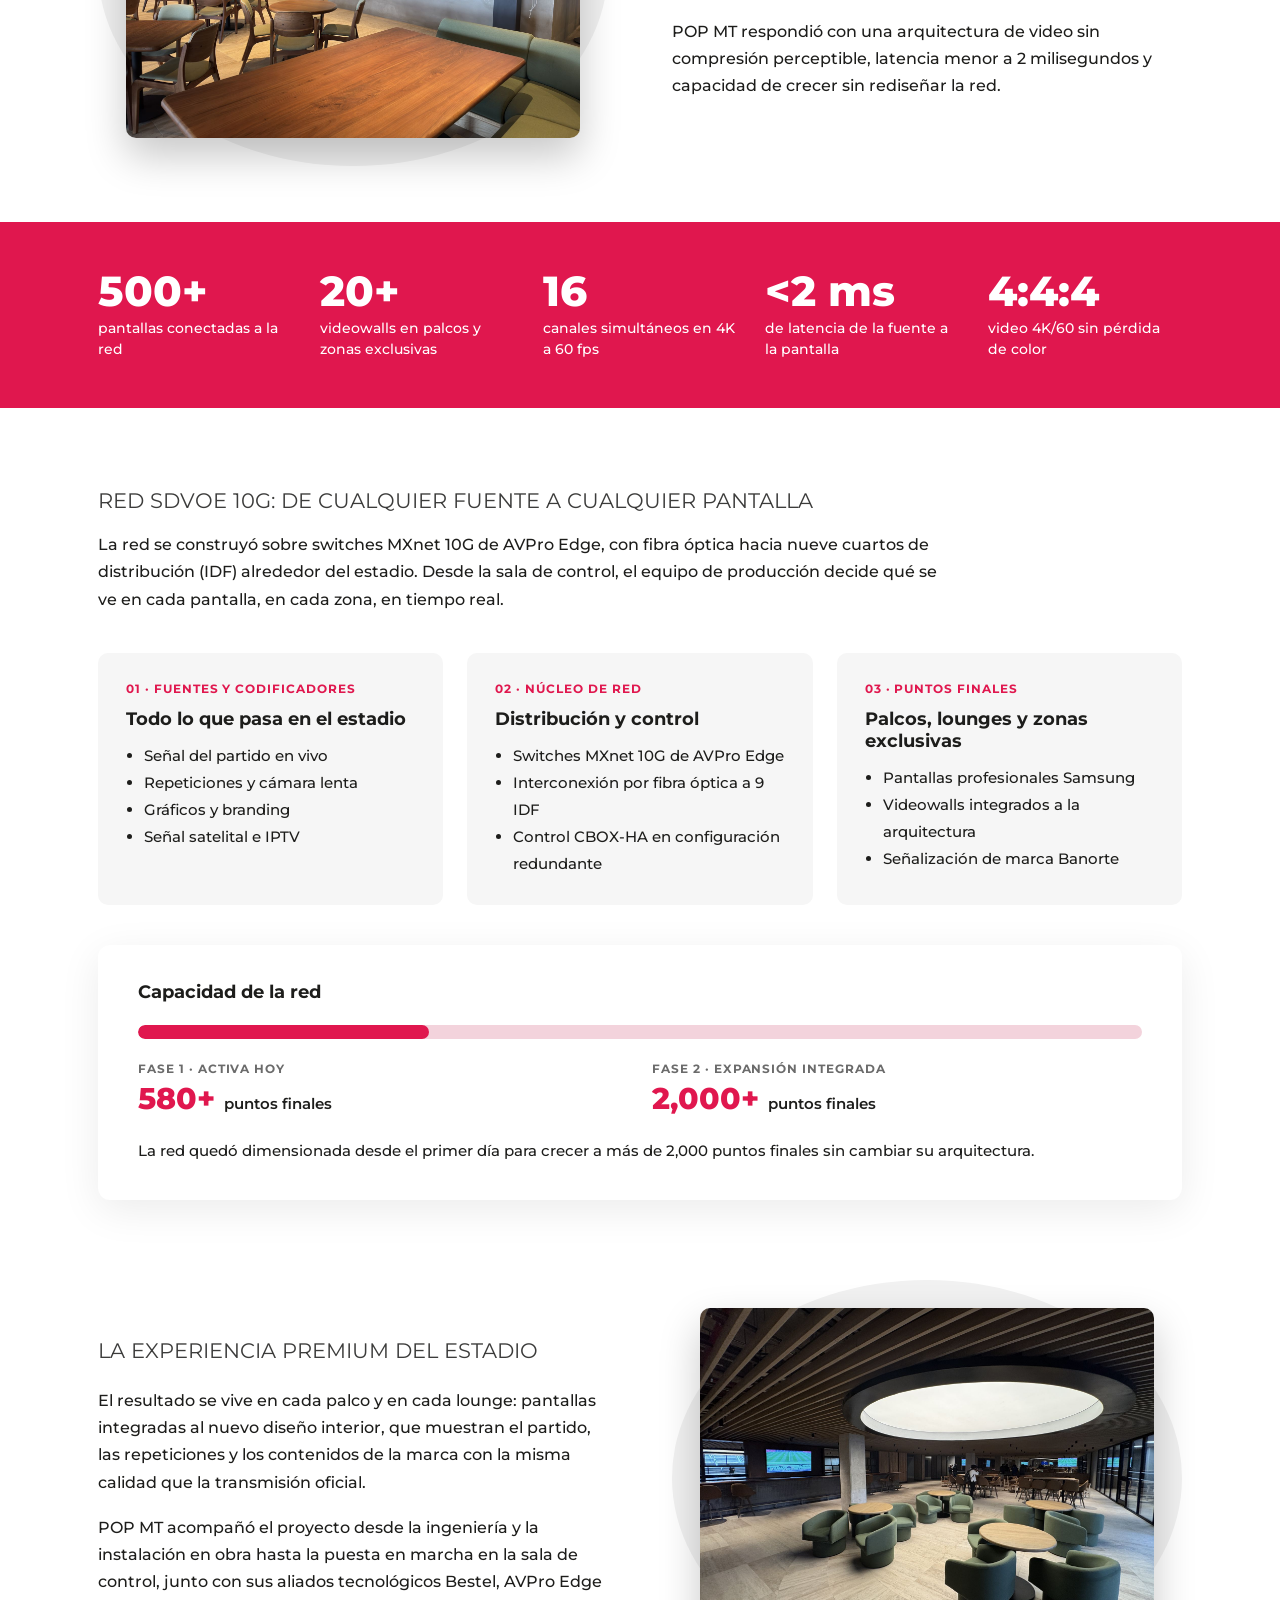
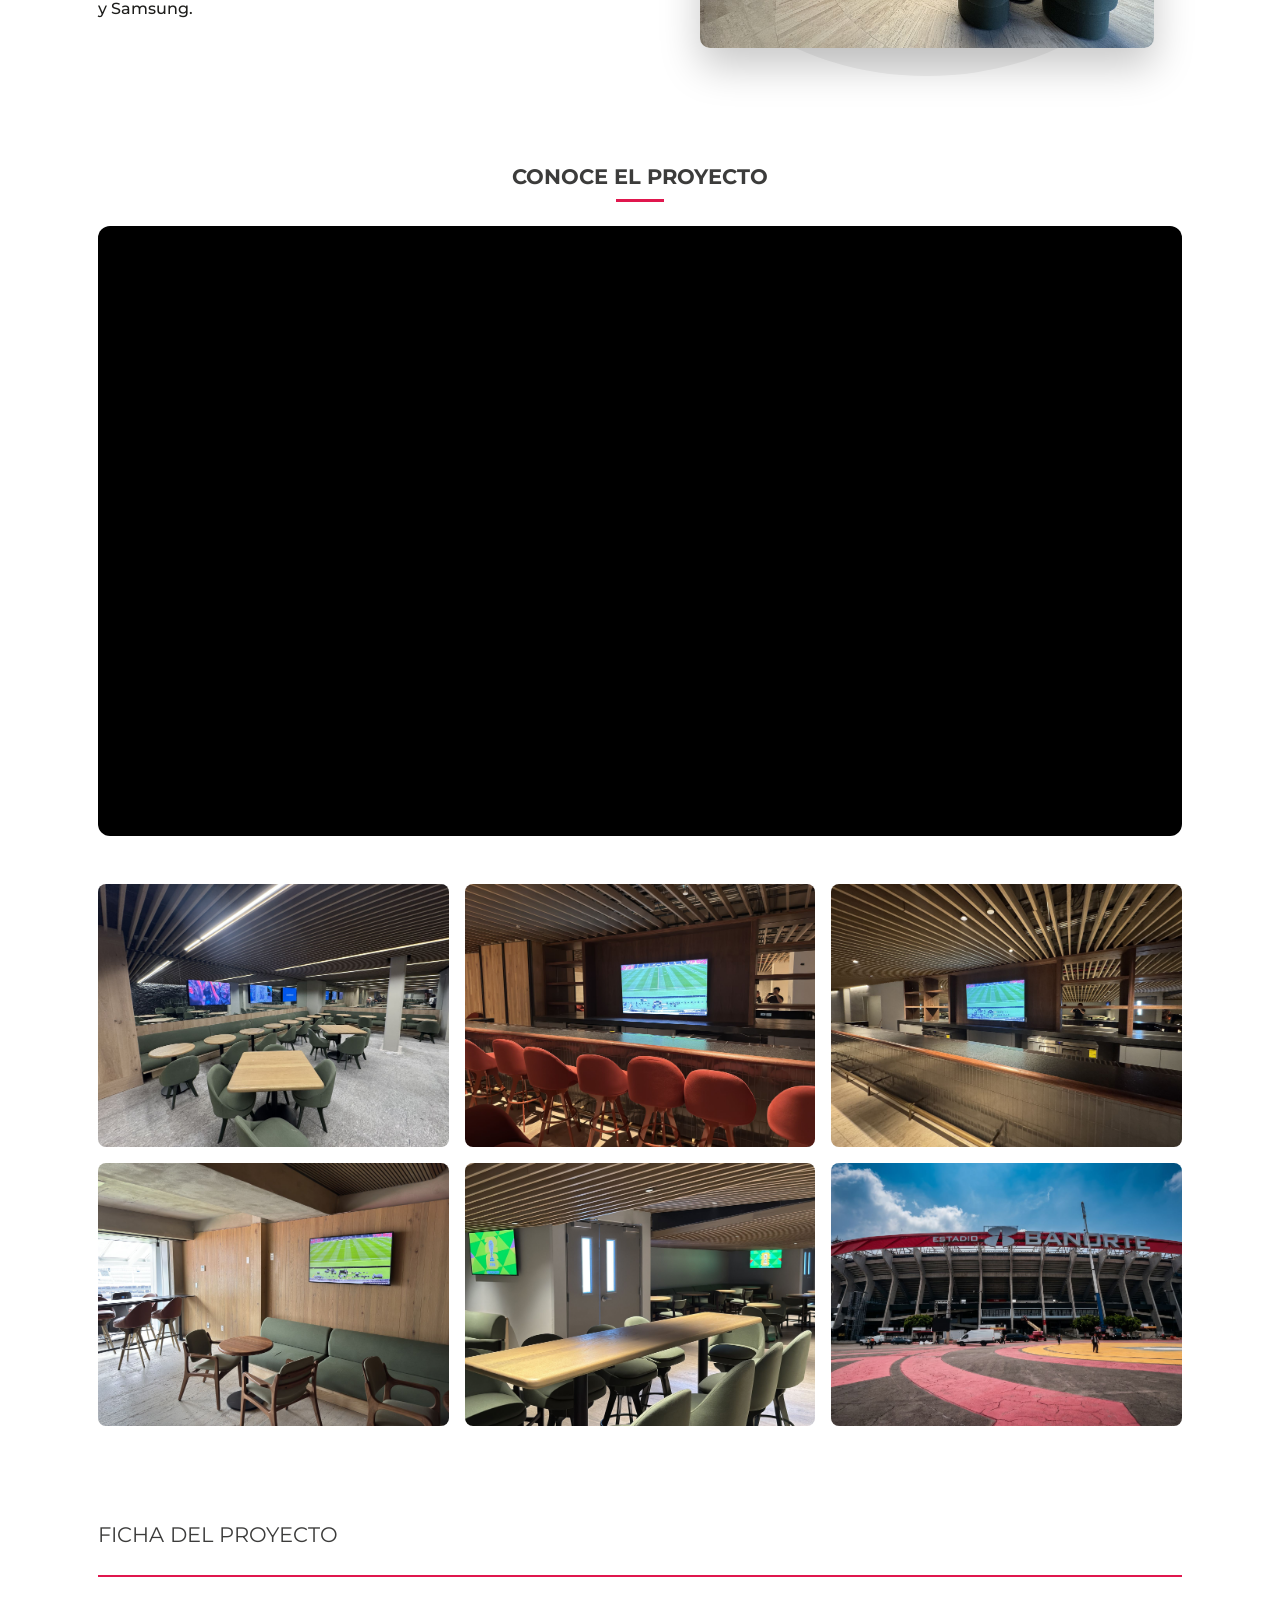
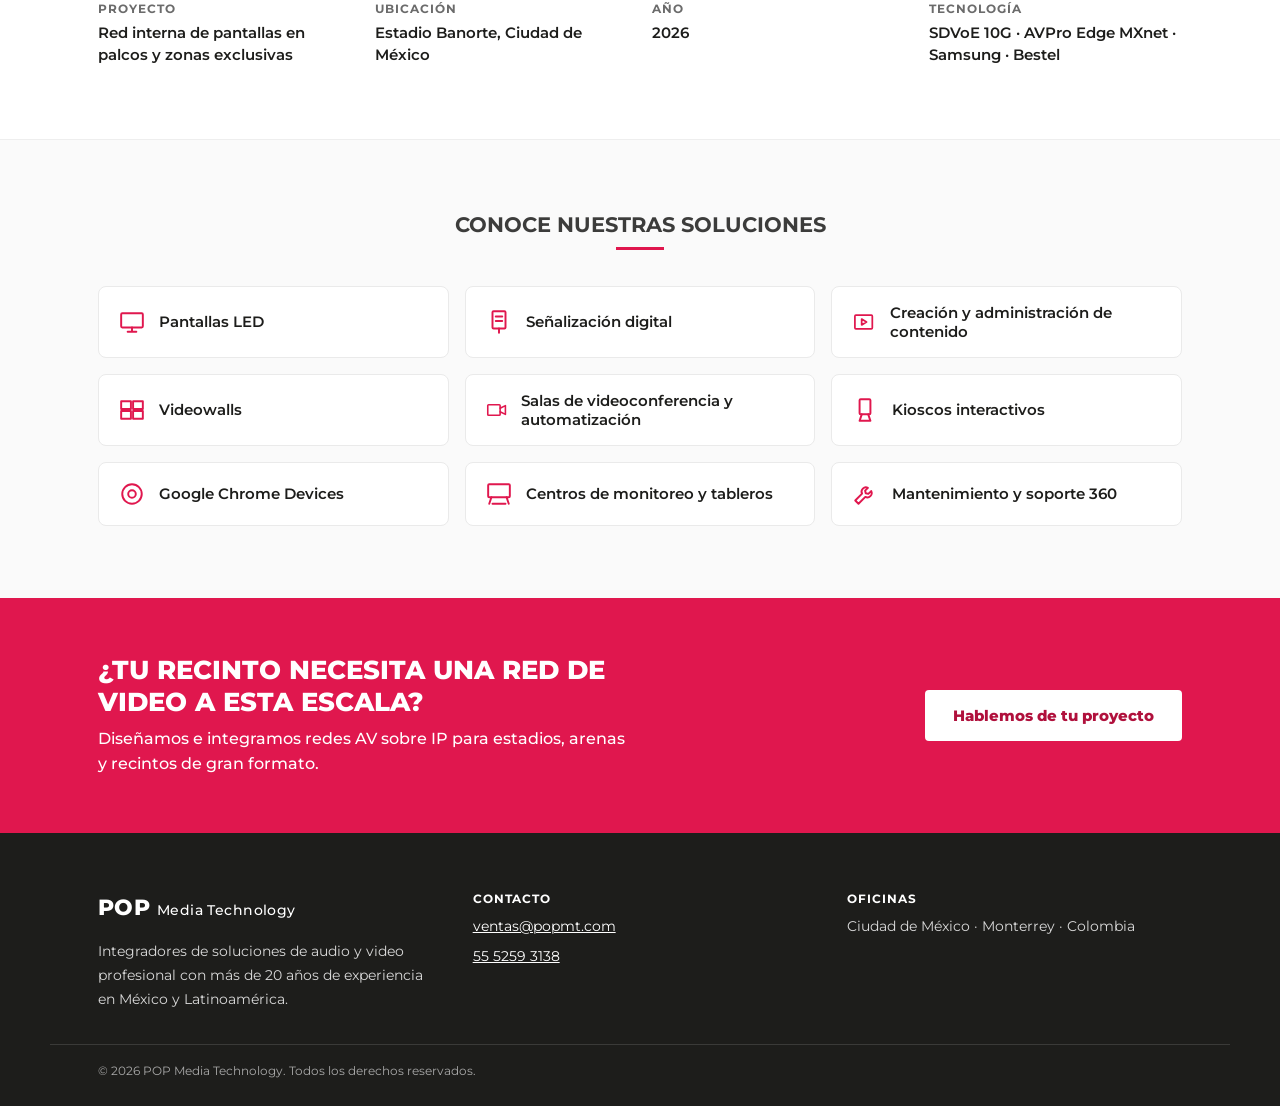
<file: estadio-banorte/index.html>
<!doctype html>
<html lang="es">
<head>
<meta charset="utf-8">
<meta name="viewport" content="width=device-width, initial-scale=1">
<title>Estadio Banorte · Casos de éxito · POP Media Technology</title>
<meta name="description" content="Red SDVoE 10G con más de 500 pantallas y 20 videowalls en palcos y zonas exclusivas del Estadio Banorte, integrada por POP Media Technology.">
<link rel="canonical" href="https://popmt.com/estadio-banorte/">
<meta property="og:type" content="article">
<meta property="og:title" content="Estadio Banorte · Casos de éxito · POP Media Technology">
<meta property="og:description" content="Red SDVoE 10G con más de 500 pantallas y 20 videowalls en palcos y zonas exclusivas del Estadio Banorte, integrada por POP Media Technology.">
<meta property="og:image" content="../assets/img/banorte/banorte-estadio.jpg">
<link rel="preconnect" href="https://fonts.googleapis.com">
<link rel="preconnect" href="https://fonts.gstatic.com" crossorigin>
<link href="https://fonts.googleapis.com/css2?family=Montserrat:wght@400;500;600;700;800&amp;display=swap" rel="stylesheet">
<link rel="stylesheet" href="../assets/css/styles.css">
</head>
<body>
<div style="font-family: Montserrat, Helvetica, sans-serif; color: #1D1D1B; background: #FFFFFF; min-height: 100vh">

<header class="pad hdr" style="position: sticky; top: 0; z-index: 5; background: #FFFFFF; border-bottom: 1px solid #EEEEEE; padding: 14px 48px; display: flex; align-items: center; justify-content: space-between; gap: 24px">
<a href="https://popmt.com/" aria-label="Pop Media Technology, inicio" style="display: flex; flex-direction: column; align-items: center; gap: 2px; text-decoration: none">
<svg width="92" height="40" viewBox="0 0 114 50" aria-hidden="true"><path fill="#E0174E" d="M49.1922 48.7146C41.3708 45.6101 36.1366 39.9908 33.9105 31.6039C30.0961 17.2246 39.2531 2.58065 53.3676 0.294409C66.3631 -1.81134 78.7088 7.61038 80.6822 21.1473C82.6555 34.6843 74.0761 47.2586 61.1769 49.7013C57.1339 50.4714 53.151 50.1224 49.2042 48.7026M74.4491 26.9351C74.8101 23.0004 74.1002 19.2943 72.3675 15.7927C67.3979 5.72122 54.4265 2.86944 46.1359 10.1613C40.2157 15.3716 38.3867 22.1701 40.1194 29.9313C42.2131 39.3049 50.6602 45.189 59.6608 43.7811C67.5904 42.5417 73.7994 35.5146 74.4491 26.9351Z"></path><path fill="#E0174E" d="M101.09 0.571196C107.744 1.3413 113.123 6.91251 113.869 13.8073C114.446 19.186 113.147 23.951 109.392 27.8015C107.082 30.184 104.242 31.3873 100.994 31.4114C98.214 31.4355 95.4464 31.4114 92.6067 31.4114V25.2987C93.3527 25.2987 94.0747 25.2987 94.8087 25.2987C96.6136 25.2746 98.4306 25.3709 100.211 25.1904C104.471 24.7693 107.407 21.5324 107.708 17.0803C107.912 14.0841 107.371 11.3045 105.229 9.15062C102.618 6.51542 99.4413 5.92581 96.0601 6.97267C92.727 7.99546 90.9822 10.6066 90.3445 14.0841C90.1881 14.9264 90.1399 15.8048 90.1279 16.6711C90.1159 27.3683 90.1279 38.0535 90.1279 48.7507C90.1279 49.0154 90.1279 49.2922 90.1279 49.6171H83.8949C83.8829 49.3524 83.8588 49.1117 83.8588 48.871C83.8588 38.4747 83.8588 28.0783 83.8588 17.6819C83.8588 13.6268 84.653 9.78836 87.0475 6.49136C90.152 2.20766 94.3394 0.234276 99.4654 0.438834C99.9828 0.4629 100.5 0.511031 101.09 0.571196Z"></path><path fill="#E0174E" d="M6.94485 2.785C13.7434 -1.77545 24.5248 0.185901 28.604 8.93378C31.8408 15.8527 29.8193 24.8412 24.0315 29.1008C21.9378 30.641 19.5914 31.4232 17.0284 31.4232C14.5376 31.4232 12.0468 31.4232 9.54394 31.4232H8.72571V25.3225C8.95433 25.3225 9.19499 25.3225 9.44768 25.3225C11.77 25.2864 14.1044 25.3947 16.4147 25.2022C20.4698 24.8653 23.4419 21.6164 23.8029 17.3808C24.0195 14.866 23.7066 12.4714 22.3108 10.3537C20.3133 7.32138 16.4147 5.87744 12.7687 6.79193C9.37548 7.64627 6.94485 10.5101 6.42743 14.2764C6.31914 15.0826 6.25897 15.9008 6.25897 16.719C6.25897 27.3922 6.25897 38.0533 6.25897 48.7264C6.25897 49.0152 6.25897 49.316 6.25897 49.6529H0.0259604C0.0259604 49.3882 0.0259604 49.1235 0.0259604 48.8708C0.0259604 38.1255 -0.0462366 27.3801 0.0500261 16.6348C0.11019 10.8951 2.22797 6.13013 6.94485 2.785Z"></path><path fill="#E0174E" d="M61.7184 24.0232C62.2237 27.0915 60.4068 29.6425 57.4708 30.0637C54.8717 30.4367 52.417 28.2347 52.1884 25.3468C52.0079 22.9883 53.7165 20.6299 55.9306 20.1486C58.3973 19.6191 60.7557 20.9789 61.5619 23.3975C61.6221 23.578 61.6582 23.7825 61.7184 24.0352V24.0232Z"></path></svg>
<span style="font-size: 9px; letter-spacing: 0.04em; color: #E0174E">Media Technology</span>
</a>
<nav class="nav" aria-label="Principal" style="display: flex; align-items: center; gap: 36px; font-size: 14px; font-weight: 600">
<a href="https://popmt.com/" style="color: #3C3C3B; text-decoration: none">Soluciones</a>
<a href="https://popmt.com/" style="color: #E0174E; text-decoration: none">Casos de éxito</a>
<a href="https://popmt.com/" style="color: #3C3C3B; text-decoration: none">Blog</a>
</nav>
<a href="mailto:ventas@popmt.com" style="background: #E0174E; color: #FFFFFF; text-decoration: none; font-size: 14px; font-weight: 700; padding: 12px 22px; border-radius: 4px; min-height: 44px; box-sizing: border-box; display: flex; align-items: center">Contáctanos</a>
</header>

<div class="hero" style="position: relative; height: 520px; overflow: hidden; background: #0B0B12">
<img fetchpriority="high" src="../assets/img/banorte/banorte-estadio.jpg" alt="Interior del Estadio Banorte con la cancha y las tribunas renovadas" style="width: 100%; height: 100%; object-fit: cover">
</div>

<section class="pad sec" style="max-width: 1180px; margin: 0 auto; padding: 72px 48px 24px; display: flex; flex-direction: column; align-items: center; gap: 28px; text-align: center">
<div style="display: flex; flex-direction: column; align-items: center; gap: 10px">
<h1 style="margin: 0; font-size: 21px; font-weight: 700; color: #3C3C3B; text-transform: uppercase; letter-spacing: 0.04em">Casos de éxito</h1>
<div style="width: 48px; height: 3px; background: #E0174E"></div>
</div>
<h2 class="h2" style="margin: 0; max-width: 1000px; font-size: 26px; line-height: 1.35; font-weight: 400; color: #3C3C3B; text-transform: uppercase">El Estadio Banorte lleva cada jugada a sus palcos y zonas exclusivas con una red de video 10G <strong style="font-weight: 800">en colaboración con POP Media Technology</strong></h2>
</section>

<section class="pad sec" style="max-width: 1180px; margin: 0 auto; padding: 40px 48px">
<div class="row" style="display: grid; grid-template-columns: repeat(2, minmax(0, 1fr)); gap: 64px; align-items: center">
<div style="display: flex; flex-direction: column; gap: 18px; font-size: 16px; line-height: 1.7; font-weight: 500">
<p style="margin: 0">El Estadio Banorte, el emblemático Estadio Azteca, vivió en 2026 una de las renovaciones más ambiciosas de su historia. Como parte de esa transformación, POP Media Technology diseñó e integró la red interna de pantallas que lleva la señal del partido, las repeticiones y los contenidos de marca a los palcos, lounges y zonas exclusivas del inmueble.</p>
<p style="margin: 0">La solución es una red AV sobre IP de 10G, unificada y basada en el estándar SDVoE, que distribuye video de cualquier fuente a cualquier pantalla del estadio. Por su escala, se trata de la red SDVoE 10G de un solo sistema más grande del mundo.</p>
</div>
<div class="frame" style="position: relative; padding: 28px">
<div class="frame-bg" style="position: absolute; inset: 0; border-radius: 50%; background: #F1F1F1"></div>
<img loading="lazy" decoding="async" src="../assets/img/banorte/banorte-tribuna.jpg" alt="Tribunas del Estadio Banorte con pantalla de la marca" style="position: relative; width: 100%; aspect-ratio: 4 / 3; object-fit: cover; border-radius: 10px; box-shadow: 0 18px 40px rgba(0,0,0,0.22)">
</div>
</div>
</section>

<section class="pad sec" style="max-width: 1180px; margin: 0 auto; padding: 24px 48px 56px">
<div class="row" style="display: grid; grid-template-columns: repeat(2, minmax(0, 1fr)); gap: 64px; align-items: center">
<div class="frame" style="position: relative; padding: 28px">
<div class="frame-bg" style="position: absolute; inset: 0; border-radius: 50%; background: #F1F1F1"></div>
<img loading="lazy" decoding="async" src="../assets/img/banorte/banorte-7287.jpg" alt="Lounge del estadio con pantalla de gran formato transmitiendo el partido" style="position: relative; width: 100%; aspect-ratio: 4 / 3; object-fit: cover; border-radius: 10px; box-shadow: 0 18px 40px rgba(0,0,0,0.22)">
</div>
<div class="order-first" style="display: flex; flex-direction: column; gap: 18px; font-size: 16px; line-height: 1.7; font-weight: 500">
<p style="margin: 0">En un inmueble de esta escala, cada palco debe recibir la acción en el mismo instante que la cancha, con calidad de transmisión y sin retrasos perceptibles. La operación, además, necesita cambiar contenidos en segundos: del partido en vivo a la repetición, al patrocinador o a la señal de televisión, en cientos de pantallas a la vez.</p>
<p style="margin: 0">POP MT respondió con una arquitectura de video sin compresión perceptible, latencia menor a 2 milisegundos y capacidad de crecer sin rediseñar la red.</p>
</div>
</div>
</section>

<section style="background: #E0174E; color: #FFFFFF">
<div class="pad stats" style="max-width: 1180px; margin: 0 auto; padding: 48px; display: grid; grid-template-columns: repeat(5, minmax(0, 1fr)); gap: 28px">
<div style="display: flex; flex-direction: column; gap: 6px"><span class="stat-n" style="font-size: 42px; font-weight: 800; line-height: 1">500+</span><span style="font-size: 14px; font-weight: 500; line-height: 1.5">pantallas conectadas a la red</span></div>
<div style="display: flex; flex-direction: column; gap: 6px"><span class="stat-n" style="font-size: 42px; font-weight: 800; line-height: 1">20+</span><span style="font-size: 14px; font-weight: 500; line-height: 1.5">videowalls en palcos y zonas exclusivas</span></div>
<div style="display: flex; flex-direction: column; gap: 6px"><span class="stat-n" style="font-size: 42px; font-weight: 800; line-height: 1">16</span><span style="font-size: 14px; font-weight: 500; line-height: 1.5">canales simultáneos en 4K a 60 fps</span></div>
<div style="display: flex; flex-direction: column; gap: 6px"><span class="stat-n" style="font-size: 42px; font-weight: 800; line-height: 1">&lt;2 ms</span><span style="font-size: 14px; font-weight: 500; line-height: 1.5">de latencia de la fuente a la pantalla</span></div>
<div style="display: flex; flex-direction: column; gap: 6px"><span class="stat-n" style="font-size: 42px; font-weight: 800; line-height: 1">4:4:4</span><span style="font-size: 14px; font-weight: 500; line-height: 1.5">video 4K/60 sin pérdida de color</span></div>
</div>
</section>

<section class="pad sec" style="max-width: 1180px; margin: 0 auto; padding: 80px 48px 40px; display: flex; flex-direction: column; gap: 40px">
<div style="display: flex; flex-direction: column; gap: 18px; max-width: 860px">
<h2 class="h2" style="margin: 0; font-size: 21px; font-weight: 400; color: #3C3C3B; text-transform: uppercase">Red SDVoE 10G: de cualquier fuente a cualquier pantalla</h2>
<p style="margin: 0; font-size: 16px; line-height: 1.7; font-weight: 500">La red se construyó sobre switches MXnet 10G de AVPro Edge, con fibra óptica hacia nueve cuartos de distribución (IDF) alrededor del estadio. Desde la sala de control, el equipo de producción decide qué se ve en cada pantalla, en cada zona, en tiempo real.</p>
</div>
<div class="grid3" style="display: grid; grid-template-columns: repeat(3, minmax(0, 1fr)); gap: 24px">
<div class="card" style="background: #F6F6F6; border-radius: 10px; padding: 28px; display: flex; flex-direction: column; gap: 12px">
<span style="font-size: 12px; font-weight: 700; color: #E0174E; text-transform: uppercase; letter-spacing: 0.08em">01 · Fuentes y codificadores</span>
<h3 style="margin: 0; font-size: 18px; font-weight: 700; color: #1D1D1B">Todo lo que pasa en el estadio</h3>
<ul style="margin: 0; padding-left: 18px; font-size: 15px; line-height: 1.8; font-weight: 500">
<li>Señal del partido en vivo</li>
<li>Repeticiones y cámara lenta</li>
<li>Gráficos y branding</li>
<li>Señal satelital e IPTV</li>
</ul>
</div>
<div class="card" style="background: #F6F6F6; border-radius: 10px; padding: 28px; display: flex; flex-direction: column; gap: 12px">
<span style="font-size: 12px; font-weight: 700; color: #E0174E; text-transform: uppercase; letter-spacing: 0.08em">02 · Núcleo de red</span>
<h3 style="margin: 0; font-size: 18px; font-weight: 700; color: #1D1D1B">Distribución y control</h3>
<ul style="margin: 0; padding-left: 18px; font-size: 15px; line-height: 1.8; font-weight: 500">
<li>Switches MXnet 10G de AVPro Edge</li>
<li>Interconexión por fibra óptica a 9 IDF</li>
<li>Control CBOX-HA en configuración redundante</li>
</ul>
</div>
<div class="card" style="background: #F6F6F6; border-radius: 10px; padding: 28px; display: flex; flex-direction: column; gap: 12px">
<span style="font-size: 12px; font-weight: 700; color: #E0174E; text-transform: uppercase; letter-spacing: 0.08em">03 · Puntos finales</span>
<h3 style="margin: 0; font-size: 18px; font-weight: 700; color: #1D1D1B">Palcos, lounges y zonas exclusivas</h3>
<ul style="margin: 0; padding-left: 18px; font-size: 15px; line-height: 1.8; font-weight: 500">
<li>Pantallas profesionales Samsung</li>
<li>Videowalls integrados a la arquitectura</li>
<li>Señalización de marca Banorte</li>
</ul>
</div>
</div>
<div class="capbox" style="background: #FFFFFF; border-radius: 12px; box-shadow: 0 10px 40px rgba(0,0,0,0.08); padding: 36px 40px; display: flex; flex-direction: column; gap: 22px">
<h3 style="margin: 0; font-size: 18px; font-weight: 700; color: #1D1D1B">Capacidad de la red</h3>
<div style="position: relative; height: 14px; border-radius: 7px; background: #F3D3DC; overflow: hidden">
<div style="position: absolute; left: 0; top: 0; bottom: 0; width: 29%; background: #E0174E; border-radius: 7px"></div>
</div>
<div class="cap" style="display: grid; grid-template-columns: repeat(2, minmax(0, 1fr)); gap: 24px">
<div style="display: flex; flex-direction: column; gap: 4px"><span style="font-size: 12px; font-weight: 700; color: #6B6B6B; text-transform: uppercase; letter-spacing: 0.08em">Fase 1 · Activa hoy</span><span style="font-size: 30px; font-weight: 800; color: #E0174E">580+ <span style="font-size: 15px; font-weight: 600; color: #1D1D1B">puntos finales</span></span></div>
<div style="display: flex; flex-direction: column; gap: 4px"><span style="font-size: 12px; font-weight: 700; color: #6B6B6B; text-transform: uppercase; letter-spacing: 0.08em">Fase 2 · Expansión integrada</span><span style="font-size: 30px; font-weight: 800; color: #E0174E">2,000+ <span style="font-size: 15px; font-weight: 600; color: #1D1D1B">puntos finales</span></span></div>
</div>
<p style="margin: 0; font-size: 15px; line-height: 1.65; font-weight: 500">La red quedó dimensionada desde el primer día para crecer a más de 2,000 puntos finales sin cambiar su arquitectura.</p>
</div>
</section>

<section class="pad sec" style="max-width: 1180px; margin: 0 auto; padding: 40px 48px">
<div class="row" style="display: grid; grid-template-columns: repeat(2, minmax(0, 1fr)); gap: 64px; align-items: center">
<div style="display: flex; flex-direction: column; gap: 18px; font-size: 16px; line-height: 1.7; font-weight: 500">
<h2 class="h2" style="margin: 0; font-size: 21px; font-weight: 400; color: #3C3C3B; text-transform: uppercase">La experiencia premium del estadio</h2>
<p style="margin: 0">El resultado se vive en cada palco y en cada lounge: pantallas integradas al nuevo diseño interior, que muestran el partido, las repeticiones y los contenidos de la marca con la misma calidad que la transmisión oficial.</p>
<p style="margin: 0">POP MT acompañó el proyecto desde la ingeniería y la instalación en obra hasta la puesta en marcha en la sala de control, junto con sus aliados tecnológicos Bestel, AVPro Edge y Samsung.</p>
</div>
<div class="frame" style="position: relative; padding: 28px">
<div class="frame-bg" style="position: absolute; inset: 0; border-radius: 50%; background: #F1F1F1"></div>
<img loading="lazy" decoding="async" src="../assets/img/banorte/banorte-7347.jpg" alt="Lounge con mobiliario de descanso y pantallas transmitiendo el partido" style="position: relative; width: 100%; aspect-ratio: 4 / 3; object-fit: cover; border-radius: 10px; box-shadow: 0 18px 40px rgba(0,0,0,0.22)">
</div>
</div>
</section>

<section class="pad sec" style="max-width: 1180px; margin: 0 auto; padding: 48px 48px 24px; display: flex; flex-direction: column; gap: 24px">
<div style="display: flex; flex-direction: column; align-items: center; gap: 10px; text-align: center">
<h2 class="h2" style="margin: 0; font-size: 21px; font-weight: 700; color: #3C3C3B; text-transform: uppercase">Conoce el proyecto</h2>
<div style="width: 48px; height: 3px; background: #E0174E"></div>
</div>
<div class="video" style="border-radius: 12px"><iframe src="https://www.youtube-nocookie.com/embed/h8XRDZT2cJU?rel=0" title="Estadio Banorte · POP Media Technology" loading="lazy" allow="accelerometer; autoplay; clipboard-write; encrypted-media; gyroscope; picture-in-picture; web-share" referrerpolicy="strict-origin-when-cross-origin" allowfullscreen></iframe></div>
</section>

<section class="pad sec" style="max-width: 1180px; margin: 0 auto; padding: 24px 48px 72px">
<div class="gallery" style="display: grid; grid-template-columns: repeat(3, minmax(0, 1fr)); gap: 16px">
<img loading="lazy" decoding="async" src="../assets/img/banorte/banorte-7325.jpg" alt="Lounge con varias pantallas sobre la barra" style="width: 100%; aspect-ratio: 4 / 3; object-fit: cover; border-radius: 8px">
<img loading="lazy" decoding="async" src="../assets/img/banorte/banorte-7364.jpg" alt="Barra con pantalla de gran formato" style="width: 100%; aspect-ratio: 4 / 3; object-fit: cover; border-radius: 8px">
<img loading="lazy" decoding="async" src="../assets/img/banorte/banorte-7331.jpg" alt="Zona exclusiva con pantalla sobre la barra de servicio" style="width: 100%; aspect-ratio: 4 / 3; object-fit: cover; border-radius: 8px">
<img loading="lazy" decoding="async" src="../assets/img/banorte/banorte-7299.jpg" alt="Palco con pantalla y vista a la cancha" style="width: 100%; aspect-ratio: 4 / 3; object-fit: cover; border-radius: 8px">
<img loading="lazy" decoding="async" src="../assets/img/banorte/banorte-7342.jpg" alt="Mesa alta con pantallas al fondo" style="width: 100%; aspect-ratio: 4 / 3; object-fit: cover; border-radius: 8px">
<img loading="lazy" decoding="async" src="../assets/img/banorte/banorte-exterior.jpg" alt="Fachada del Estadio Banorte" style="width: 100%; aspect-ratio: 4 / 3; object-fit: cover; border-radius: 8px">
</div>
</section>

<section class="pad sec" style="max-width: 1180px; margin: 0 auto; padding: 24px 48px 72px; display: flex; flex-direction: column; gap: 28px">
<h2 class="h2" style="margin: 0; font-size: 21px; font-weight: 400; color: #3C3C3B; text-transform: uppercase">Ficha del proyecto</h2>
<div class="ficha" style="display: grid; grid-template-columns: repeat(4, minmax(0, 1fr)); gap: 24px; border-top: 2px solid #E0174E; padding-top: 24px">
<div style="display: flex; flex-direction: column; gap: 6px"><span style="font-size: 12px; font-weight: 700; color: #6B6B6B; text-transform: uppercase; letter-spacing: 0.08em">Proyecto</span><span style="font-size: 15px; font-weight: 600; line-height: 1.5">Red interna de pantallas en palcos y zonas exclusivas</span></div>
<div style="display: flex; flex-direction: column; gap: 6px"><span style="font-size: 12px; font-weight: 700; color: #6B6B6B; text-transform: uppercase; letter-spacing: 0.08em">Ubicación</span><span style="font-size: 15px; font-weight: 600; line-height: 1.5">Estadio Banorte, Ciudad de México</span></div>
<div style="display: flex; flex-direction: column; gap: 6px"><span style="font-size: 12px; font-weight: 700; color: #6B6B6B; text-transform: uppercase; letter-spacing: 0.08em">Año</span><span style="font-size: 15px; font-weight: 600; line-height: 1.5">2026</span></div>
<div style="display: flex; flex-direction: column; gap: 6px"><span style="font-size: 12px; font-weight: 700; color: #6B6B6B; text-transform: uppercase; letter-spacing: 0.08em">Tecnología</span><span style="font-size: 15px; font-weight: 600; line-height: 1.5">SDVoE 10G · AVPro Edge MXnet · Samsung · Bestel</span></div>
</div>
</section>

<section style="background: #FAFAFA; border-top: 1px solid #EEEEEE">
<div class="pad sec" style="max-width: 1180px; margin: 0 auto; padding: 72px 48px; display: flex; flex-direction: column; gap: 36px">
<div style="display: flex; flex-direction: column; align-items: center; gap: 10px; text-align: center">
<h2 class="h2" style="margin: 0; font-size: 21px; font-weight: 700; color: #3C3C3B; text-transform: uppercase">Conoce nuestras soluciones</h2>
<div style="width: 48px; height: 3px; background: #E0174E"></div>
</div>
<div class="sol" style="display: grid; grid-template-columns: repeat(3, minmax(0, 1fr)); gap: 16px">
<a class="sol-i" href="https://popmt.com/" style="display: flex; align-items: center; gap: 14px; min-height: 64px; padding: 16px 20px; background: #FFFFFF; border: 1px solid #EAEAEA; border-radius: 8px; text-decoration: none; color: #1D1D1B; font-size: 15px; font-weight: 600"><svg width="26" height="26" viewBox="0 0 24 24" fill="none" stroke="#E0174E" stroke-width="1.8" stroke-linecap="round" stroke-linejoin="round" aria-hidden="true"><rect x="2" y="4" width="20" height="13" rx="1"></rect><path d="M8 21h8M12 17v4"></path></svg>Pantallas LED</a>
<a class="sol-i" href="https://popmt.com/" style="display: flex; align-items: center; gap: 14px; min-height: 64px; padding: 16px 20px; background: #FFFFFF; border: 1px solid #EAEAEA; border-radius: 8px; text-decoration: none; color: #1D1D1B; font-size: 15px; font-weight: 600"><svg width="26" height="26" viewBox="0 0 24 24" fill="none" stroke="#E0174E" stroke-width="1.8" stroke-linecap="round" stroke-linejoin="round" aria-hidden="true"><rect x="6" y="2" width="12" height="16" rx="1"></rect><path d="M12 18v4M9 7h6M9 11h6"></path></svg>Señalización digital</a>
<a class="sol-i" href="https://popmt.com/" style="display: flex; align-items: center; gap: 14px; min-height: 64px; padding: 16px 20px; background: #FFFFFF; border: 1px solid #EAEAEA; border-radius: 8px; text-decoration: none; color: #1D1D1B; font-size: 15px; font-weight: 600"><svg width="26" height="26" viewBox="0 0 24 24" fill="none" stroke="#E0174E" stroke-width="1.8" stroke-linecap="round" stroke-linejoin="round" aria-hidden="true"><rect x="3" y="5" width="18" height="14" rx="1"></rect><path d="M10 9l5 3-5 3z"></path></svg>Creación y administración de contenido</a>
<a class="sol-i" href="https://popmt.com/" style="display: flex; align-items: center; gap: 14px; min-height: 64px; padding: 16px 20px; background: #FFFFFF; border: 1px solid #EAEAEA; border-radius: 8px; text-decoration: none; color: #1D1D1B; font-size: 15px; font-weight: 600"><svg width="26" height="26" viewBox="0 0 24 24" fill="none" stroke="#E0174E" stroke-width="1.8" stroke-linecap="round" stroke-linejoin="round" aria-hidden="true"><rect x="2" y="4" width="9" height="7"></rect><rect x="13" y="4" width="9" height="7"></rect><rect x="2" y="13" width="9" height="7"></rect><rect x="13" y="13" width="9" height="7"></rect></svg>Videowalls</a>
<a class="sol-i" href="https://popmt.com/" style="display: flex; align-items: center; gap: 14px; min-height: 64px; padding: 16px 20px; background: #FFFFFF; border: 1px solid #EAEAEA; border-radius: 8px; text-decoration: none; color: #1D1D1B; font-size: 15px; font-weight: 600"><svg width="26" height="26" viewBox="0 0 24 24" fill="none" stroke="#E0174E" stroke-width="1.8" stroke-linecap="round" stroke-linejoin="round" aria-hidden="true"><rect x="2" y="6" width="14" height="12" rx="1"></rect><path d="M16 10l6-3v10l-6-3"></path></svg>Salas de videoconferencia y automatización</a>
<a class="sol-i" href="https://popmt.com/" style="display: flex; align-items: center; gap: 14px; min-height: 64px; padding: 16px 20px; background: #FFFFFF; border: 1px solid #EAEAEA; border-radius: 8px; text-decoration: none; color: #1D1D1B; font-size: 15px; font-weight: 600"><svg width="26" height="26" viewBox="0 0 24 24" fill="none" stroke="#E0174E" stroke-width="1.8" stroke-linecap="round" stroke-linejoin="round" aria-hidden="true"><rect x="7" y="2" width="10" height="14" rx="1"></rect><path d="M9 16l-2 6h10l-2-6"></path></svg>Kioscos interactivos</a>
<a class="sol-i" href="https://popmt.com/" style="display: flex; align-items: center; gap: 14px; min-height: 64px; padding: 16px 20px; background: #FFFFFF; border: 1px solid #EAEAEA; border-radius: 8px; text-decoration: none; color: #1D1D1B; font-size: 15px; font-weight: 600"><svg width="26" height="26" viewBox="0 0 24 24" fill="none" stroke="#E0174E" stroke-width="1.8" stroke-linecap="round" stroke-linejoin="round" aria-hidden="true"><circle cx="12" cy="12" r="9"></circle><circle cx="12" cy="12" r="3.5"></circle></svg>Google Chrome Devices</a>
<a class="sol-i" href="https://popmt.com/" style="display: flex; align-items: center; gap: 14px; min-height: 64px; padding: 16px 20px; background: #FFFFFF; border: 1px solid #EAEAEA; border-radius: 8px; text-decoration: none; color: #1D1D1B; font-size: 15px; font-weight: 600"><svg width="26" height="26" viewBox="0 0 24 24" fill="none" stroke="#E0174E" stroke-width="1.8" stroke-linecap="round" stroke-linejoin="round" aria-hidden="true"><rect x="2" y="3" width="20" height="12" rx="1"></rect><path d="M6 21h12M5 15l-2 6M19 15l2 6"></path></svg>Centros de monitoreo y tableros</a>
<a class="sol-i" href="https://popmt.com/" style="display: flex; align-items: center; gap: 14px; min-height: 64px; padding: 16px 20px; background: #FFFFFF; border: 1px solid #EAEAEA; border-radius: 8px; text-decoration: none; color: #1D1D1B; font-size: 15px; font-weight: 600"><svg width="26" height="26" viewBox="0 0 24 24" fill="none" stroke="#E0174E" stroke-width="1.8" stroke-linecap="round" stroke-linejoin="round" aria-hidden="true"><path d="M14.7 6.3a4 4 0 0 0-5.4 5.4L3 18l3 3 6.3-6.3a4 4 0 0 0 5.4-5.4l-2.6 2.6-2.4-.6-.6-2.4z"></path></svg>Mantenimiento y soporte 360</a>
</div>
</div>
</section>

<section style="background: #E0174E">
<div class="pad row" style="max-width: 1180px; margin: 0 auto; padding: 56px 48px; display: grid; grid-template-columns: repeat(2, minmax(0, 1fr)); gap: 24px; align-items: center">
<div style="display: flex; flex-direction: column; gap: 8px; color: #FFFFFF">
<h2 class="cta-h" style="margin: 0; font-size: 26px; font-weight: 800; text-transform: uppercase">¿Tu recinto necesita una red de video a esta escala?</h2>
<p style="margin: 0; font-size: 16px; line-height: 1.6; font-weight: 500">Diseñamos e integramos redes AV sobre IP para estadios, arenas y recintos de gran formato.</p>
</div>
<a class="cta-btn" href="mailto:ventas@popmt.com" style="justify-self: end; background: #FFFFFF; color: #B0103C; text-decoration: none; font-size: 15px; font-weight: 800; padding: 16px 28px; border-radius: 4px; min-height: 44px; box-sizing: border-box; display: flex; align-items: center">Hablemos de tu proyecto</a>
</div>
</section>

<footer style="background: #1D1D1B; color: #D9D9D9">
<div class="pad foot" style="max-width: 1180px; margin: 0 auto; padding: 56px 48px 32px; display: grid; grid-template-columns: repeat(3, minmax(0, 1fr)); gap: 40px; font-size: 14px; line-height: 1.7">
<div style="display: flex; flex-direction: column; gap: 14px">
<span style="font-size: 22px; font-weight: 800; color: #FFFFFF; letter-spacing: 0.02em">POP <span style="font-weight: 500; font-size: 14px">Media Technology</span></span>
<p style="margin: 0">Integradores de soluciones de audio y video profesional con más de 20 años de experiencia en México y Latinoamérica.</p>
</div>
<div style="display: flex; flex-direction: column; gap: 6px">
<span style="font-weight: 700; color: #FFFFFF; text-transform: uppercase; font-size: 12px; letter-spacing: 0.08em">Contacto</span>
<a href="mailto:ventas@popmt.com" style="color: #FFFFFF">ventas@popmt.com</a>
<a href="tel:+525552593138" style="color: #FFFFFF">55 5259 3138</a>
</div>
<div style="display: flex; flex-direction: column; gap: 6px">
<span style="font-weight: 700; color: #FFFFFF; text-transform: uppercase; font-size: 12px; letter-spacing: 0.08em">Oficinas</span>
<span>Ciudad de México · Monterrey · Colombia</span>
</div>
</div>
<div class="pad" style="max-width: 1180px; margin: 0 auto; padding: 18px 48px 28px; border-top: 1px solid #3A3A38; font-size: 12px; color: #A8A8A8">© 2026 POP Media Technology. Todos los derechos reservados.</div>
</footer>

</div>
</body>
</html>
</file>
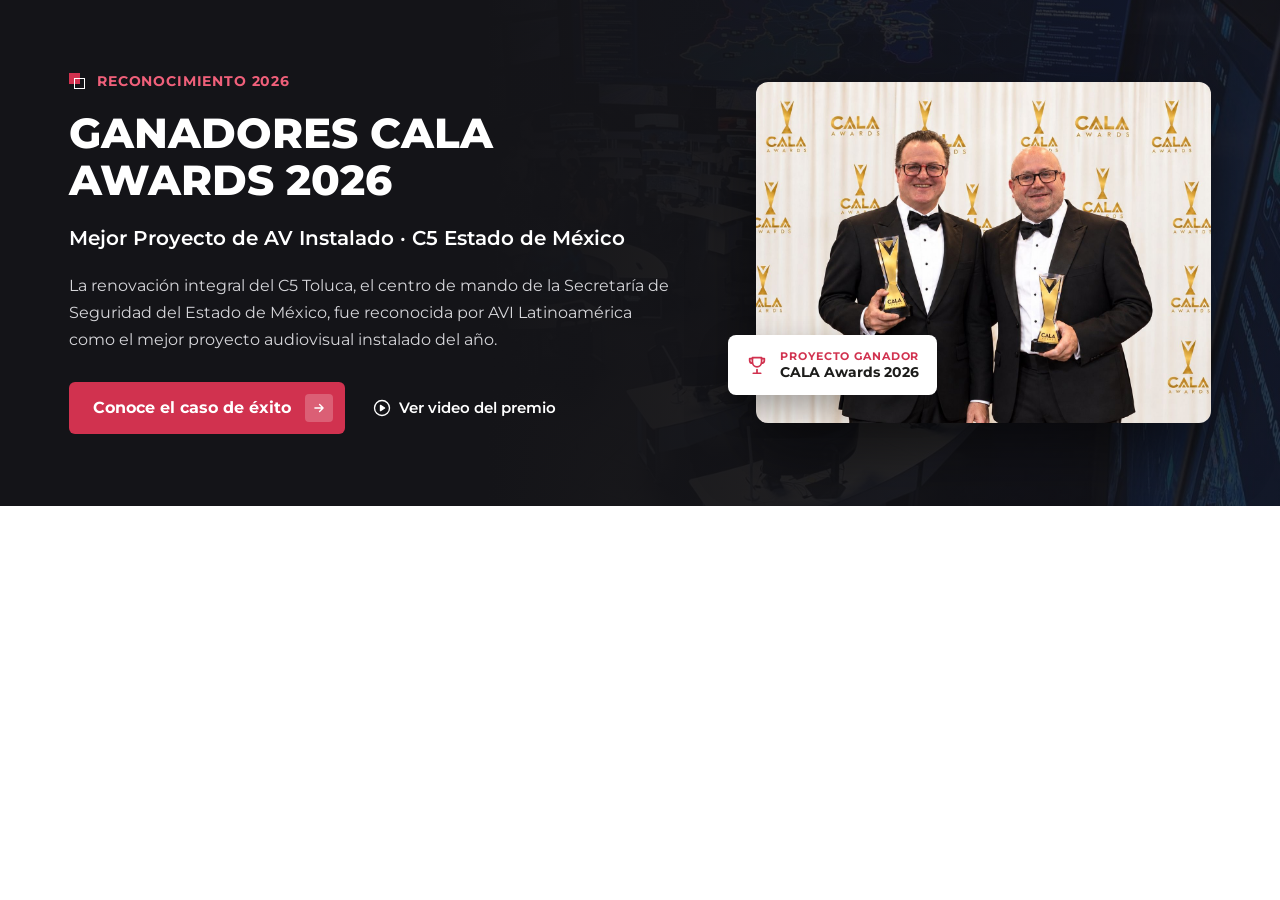
<file: banner-cala-home/banner.html>
<!doctype html>
<html lang="es">
<head>
<meta charset="utf-8">
<meta name="viewport" content="width=device-width, initial-scale=1">
<title>Banner CALA Awards 2026</title>
<meta name="robots" content="noindex">
<link rel="preconnect" href="https://fonts.googleapis.com">
<link rel="preconnect" href="https://fonts.gstatic.com" crossorigin>
<link href="https://fonts.googleapis.com/css2?family=Montserrat:wght@400;600;700;800&amp;display=swap" rel="stylesheet">
<link rel="stylesheet" href="banner-cala.css">
<style>body{margin:0;background:#fff}</style>
</head>
<body>
<!-- ===== Banner CALA Awards 2026 · Home popmt.com =====
     Pegar en un widget HTML de Elementor, justo debajo del slider principal.
     Requiere banner-cala.css (pegarlo en Apariencia > Personalizar > CSS adicional,
     o en un <style> dentro del mismo widget) y la tipografía Montserrat (el sitio ya la carga).
     Reemplazar las rutas img/... por las URLs de la biblioteca de medios. -->
<section class="pmt-cala" aria-labelledby="pmt-cala-title">
  <img class="pmt-cala__bg" src="img/cala-fondo-c5.jpg" alt="" loading="lazy" decoding="async">
  <div class="pmt-cala__veil" aria-hidden="true"></div>
  <div class="pmt-cala__inner">
    <div class="pmt-cala__text">
      <p class="pmt-cala__eyebrow"><span class="pmt-cala__eyebrow-icon" aria-hidden="true"></span>Reconocimiento 2026</p>
      <h2 class="pmt-cala__title" id="pmt-cala-title">Ganadores CALA Awards 2026</h2>
      <p class="pmt-cala__subtitle">Mejor Proyecto de AV Instalado · C5 Estado de México</p>
      <p class="pmt-cala__desc">La renovación integral del C5 Toluca, el centro de mando de la Secretaría de Seguridad del Estado de México, fue reconocida por AVI Latinoamérica como el mejor proyecto audiovisual instalado del año.</p>
      <div class="pmt-cala__actions">
        <a class="pmt-cala__btn" href="../c5-estado-de-mexico/">Conoce el caso de éxito
          <span class="pmt-cala__btn-arrow" aria-hidden="true"><svg width="14" height="14" viewBox="0 0 24 24" fill="none" stroke="#FFFFFF" stroke-width="2.4" stroke-linecap="round" stroke-linejoin="round"><path d="M5 12h14M13 6l6 6-6 6"/></svg></span>
        </a>
        <a class="pmt-cala__link" href="https://youtu.be/HIdA1ALR9Yw" target="_blank" rel="noopener">
          <svg width="18" height="18" viewBox="0 0 24 24" fill="none" stroke="currentColor" stroke-width="1.8" stroke-linecap="round" stroke-linejoin="round" aria-hidden="true"><circle cx="12" cy="12" r="10"/><path d="M10 8.5l5.5 3.5-5.5 3.5z" fill="currentColor"/></svg>
          Ver video del premio
        </a>
      </div>
    </div>
    <figure class="pmt-cala__figure">
      <img class="pmt-cala__photo" src="img/cala-premio.jpg" width="1400" height="1050" alt="Gabriel López y el Ing. Aguirre con los trofeos CALA Awards 2026" loading="lazy" decoding="async">
      <figcaption class="pmt-cala__badge">
        <svg width="22" height="22" viewBox="0 0 24 24" fill="none" stroke="#D1324F" stroke-width="1.9" stroke-linecap="round" stroke-linejoin="round" aria-hidden="true"><path d="M8 21h8M12 17v4M7 4h10v5a5 5 0 0 1-10 0V4z"/><path d="M17 5h3v2a3 3 0 0 1-3 3M7 5H4v2a3 3 0 0 0 3 3"/></svg>
        <span class="pmt-cala__badge-text"><span class="pmt-cala__badge-kicker">Proyecto ganador</span><span class="pmt-cala__badge-name">CALA Awards 2026</span></span>
      </figcaption>
    </figure>
  </div>
</section>
<!-- ===== /Banner CALA Awards 2026 ===== -->

</body>
</html>
</file>
<file: assets/css/styles.css>
/* POP Media Technology · Casos de éxito
   Estilos base compartidos. Los estilos de cada bloque van en línea (exportados del diseño). */
:root{
  --pop-rosa:#E0174E;
  --pop-rosa-oscuro:#B0103C;
  --pop-texto:#1D1D1B;
  --pop-titulos:#3C3C3B;
}
*,*::before,*::after{box-sizing:border-box}
html{scroll-behavior:smooth}
body{margin:0;background:#ffffff;color:var(--pop-texto);font-family:Montserrat,Helvetica,Arial,sans-serif;-webkit-font-smoothing:antialiased}
a{color:var(--pop-rosa)}
a:hover{color:var(--pop-rosa-oscuro)}
a:focus-visible{outline:3px solid var(--pop-rosa);outline-offset:3px}
img{display:block;max-width:100%;height:auto}

/* Video de YouTube responsivo 16:9 */
.video{position:relative;width:100%;aspect-ratio:16/9;overflow:hidden;background:#000}
.video iframe{position:absolute;inset:0;width:100%;height:100%;border:0}

/* Responsivo */
/* ---------- Tablet (761–1024px) ---------- */
@media (max-width: 1024px){
  .pad{padding-left:32px !important;padding-right:32px !important}
  .nav{gap:24px !important}
  .row,.award{gap:40px !important}
  .grid3{grid-template-columns:repeat(2,minmax(0,1fr)) !important}
  .stats{grid-template-columns:repeat(3,minmax(0,1fr)) !important;row-gap:28px !important}
  .gallery{grid-template-columns:repeat(2,minmax(0,1fr)) !important}
  .ficha{grid-template-columns:repeat(2,minmax(0,1fr)) !important}
  .sol{grid-template-columns:repeat(2,minmax(0,1fr)) !important}
  .foot{grid-template-columns:repeat(2,minmax(0,1fr)) !important}
}
/* ---------- Móvil (≤760px) ---------- */
@media (max-width: 760px){
  .pad{padding-left:20px !important;padding-right:20px !important}
  .sec{padding-top:36px !important;padding-bottom:36px !important;gap:24px !important}
  .nav{display:none !important}
  .hdr{padding-top:10px !important;padding-bottom:10px !important}
  .hdr svg{width:72px !important;height:32px !important}
  .hdr a:last-child{padding:10px 16px !important;font-size:13px !important}

  /* Hero: imagen más baja y sello debajo, sin tapar la foto */
  .hero{height:auto !important;overflow:visible !important}
  .hero > img{height:240px !important}
  .hero-badge{position:static !important;margin:0 !important;border-radius:0 !important;box-shadow:none !important;padding:14px 20px !important;border-bottom:1px solid #EEEEEE}
  .hero-badge span:last-child{font-size:13px !important}

  .h2{font-size:18px !important;line-height:1.4 !important}
  h1{font-size:17px !important}

  /* Texto + imagen: una columna, imagen siempre después del texto */
  .row,.award,.foot{grid-template-columns:minmax(0,1fr) !important;gap:24px !important}
  .order-first{order:-1 !important}
  .row p,.award p,.sec p{font-size:15px !important;line-height:1.65 !important}
  .frame{padding:0 !important}
  .frame-bg{display:none !important}
  .frame img{box-shadow:0 10px 24px rgba(0,0,0,0.16) !important;border-radius:8px !important}

  /* Cifras en 2 columnas */
  .stats{grid-template-columns:repeat(2,minmax(0,1fr)) !important;gap:24px 16px !important;padding-top:32px !important;padding-bottom:32px !important}
  .stats > div:last-child:nth-child(odd){grid-column:1 / -1}
  .stat-n{font-size:32px !important}
  .stats span:not(.stat-n){font-size:13px !important}

  /* Tarjetas */
  .grid3{grid-template-columns:minmax(0,1fr) !important;gap:12px !important}
  .card{padding:20px !important;gap:6px !important}
  .card h3{font-size:16px !important}
  .card p,.card li{font-size:14px !important}
  .cap{grid-template-columns:repeat(2,minmax(0,1fr)) !important;gap:16px !important}
  .cap > div > span:last-child{font-size:26px !important;line-height:1.1}
  .cap span span{display:block;font-size:13px !important;margin-top:2px}
  .capbox{padding:24px 20px !important}

  /* Cita */
  .quote{padding:24px 20px !important;gap:12px !important}
  .quote svg{width:28px !important;height:22px !important}
  .quote-t{font-size:17px !important;line-height:1.55 !important}

  /* Galería en mosaico 2x2 */
  .gallery{grid-template-columns:repeat(2,minmax(0,1fr)) !important;gap:8px !important}
  .gallery img{border-radius:6px !important}

  /* Ficha técnica en 2 columnas; tecnología a todo lo ancho */
  .ficha{grid-template-columns:repeat(2,minmax(0,1fr)) !important;gap:20px 16px !important}
  .ficha > div:last-child{grid-column:1 / -1}

  /* Soluciones: tarjetas compactas en 2 columnas */
  .sol{grid-template-columns:repeat(2,minmax(0,1fr)) !important;gap:8px !important}
  .sol > a:last-child:nth-child(odd){grid-column:1 / -1;min-height:0 !important;flex-direction:row !important;align-items:center !important}
  .sol-i{flex-direction:column !important;align-items:flex-start !important;gap:8px !important;padding:14px !important;font-size:13px !important;line-height:1.3 !important;min-height:96px !important}

  /* CTA */
  .cta-h{font-size:21px !important}
  .cta-btn{justify-self:stretch !important;justify-content:center !important}
  .foot{gap:28px !important;padding-top:40px !important}
}
</file>
<file: banner-cala-home/banner-cala.css>
/* Banner CALA Awards 2026 · Home popmt.com
   Componente autocontenido: todas las clases van con prefijo .pmt-cala
   para no chocar con los estilos del tema / Elementor. */

.pmt-cala{
  --pmt-rosa:#D1324F;
  --pmt-rosa-hover:#B42742;
  --pmt-rosa-claro:#F0607A;
  --pmt-fondo:#141418;
  --pmt-texto-sec:#D6D6DA;
  position:relative;
  overflow:hidden;
  background:var(--pmt-fondo);
  font-family:Montserrat,Helvetica,Arial,sans-serif;
  color:#FFFFFF;
}
.pmt-cala *,.pmt-cala *::before,.pmt-cala *::after{box-sizing:border-box}

/* Fondo: foto del C5 muy tenue + velo para legibilidad */
.pmt-cala__bg{position:absolute;inset:0;width:100%;height:100%;object-fit:cover;opacity:.32}
.pmt-cala__veil{position:absolute;inset:0;background:linear-gradient(90deg,var(--pmt-fondo) 38%,rgba(20,20,24,.72) 68%,rgba(20,20,24,.35) 100%)}

.pmt-cala__inner{
  position:relative;
  max-width:1190px;
  margin:0 auto;
  padding:72px 24px;
  display:grid;
  grid-template-columns:minmax(0,1.15fr) minmax(0,.85fr);
  gap:72px;
  align-items:center;
}
.pmt-cala__text{display:flex;flex-direction:column;gap:20px}

/* Etiqueta con el ícono de dos cuadros del sitio */
.pmt-cala__eyebrow{display:flex;align-items:center;gap:10px;margin:0;font-size:14px;font-weight:700;letter-spacing:.06em;color:var(--pmt-rosa-claro);text-transform:uppercase}
.pmt-cala__eyebrow-icon{position:relative;width:18px;height:16px;flex:none}
.pmt-cala__eyebrow-icon::before{content:"";position:absolute;left:0;top:0;width:11px;height:11px;background:var(--pmt-rosa)}
.pmt-cala__eyebrow-icon::after{content:"";position:absolute;left:5px;top:5px;width:11px;height:11px;border:1.5px solid #FFFFFF}

.pmt-cala__title{margin:0;font-size:42px;line-height:1.12;font-weight:800;color:#FFFFFF;text-transform:uppercase}
.pmt-cala__subtitle{margin:0;font-size:20px;line-height:1.4;font-weight:600;color:#FFFFFF}
.pmt-cala__desc{margin:0;max-width:600px;font-size:16px;line-height:1.7;font-weight:400;color:var(--pmt-texto-sec)}

.pmt-cala__actions{display:flex;align-items:center;gap:28px;margin-top:8px}
.pmt-cala__btn{
  display:inline-flex;align-items:center;gap:14px;min-height:52px;padding:0 12px 0 24px;
  background:var(--pmt-rosa);color:#FFFFFF !important;border-radius:6px;
  font-size:16px;font-weight:700;text-decoration:none !important;transition:background .2s ease;
}
.pmt-cala__btn:hover{background:var(--pmt-rosa-hover)}
.pmt-cala__btn-arrow{display:flex;align-items:center;justify-content:center;width:28px;height:28px;border-radius:4px;background:rgba(255,255,255,.22)}
.pmt-cala__link{display:inline-flex;align-items:center;gap:8px;min-height:44px;color:#FFFFFF !important;font-size:15px;font-weight:600;text-decoration:none !important}
.pmt-cala__link:hover{color:var(--pmt-rosa-claro) !important}
.pmt-cala__btn:focus-visible,.pmt-cala__link:focus-visible{outline:3px solid var(--pmt-rosa-claro);outline-offset:3px}

/* Foto del premio con sello */
.pmt-cala__figure{margin:0;position:relative}
.pmt-cala__photo{display:block;width:100%;height:auto;aspect-ratio:4/3;object-fit:cover;border-radius:12px;box-shadow:0 24px 60px rgba(0,0,0,.5)}
.pmt-cala__badge{
  position:absolute;left:-28px;bottom:28px;display:flex;align-items:center;gap:12px;
  background:#FFFFFF;padding:14px 18px;border-radius:8px;box-shadow:0 12px 30px rgba(0,0,0,.3)
}
.pmt-cala__badge-text{display:flex;flex-direction:column}
.pmt-cala__badge-kicker{font-size:11px;font-weight:700;letter-spacing:.08em;color:var(--pmt-rosa);text-transform:uppercase}
.pmt-cala__badge-name{font-size:14px;font-weight:700;color:#1D1D1B}

/* ---------- Tablet ---------- */
@media (max-width:1024px){
  .pmt-cala__inner{gap:40px;padding:56px 32px}
  .pmt-cala__title{font-size:34px}
  .pmt-cala__badge{left:12px;bottom:12px}
}

/* ---------- Móvil (≤760px): foto arriba, texto y botones a todo el ancho ---------- */
@media (max-width:760px){
  .pmt-cala__bg{opacity:.22}
  .pmt-cala__veil{background:linear-gradient(180deg,rgba(20,20,24,.55) 0%,var(--pmt-fondo) 45%)}
  .pmt-cala__inner{grid-template-columns:minmax(0,1fr);gap:24px;padding:44px 20px 48px}
  .pmt-cala__figure{order:-1}
  .pmt-cala__photo{border-radius:10px;box-shadow:0 16px 40px rgba(0,0,0,.5)}
  .pmt-cala__badge{left:12px;bottom:12px;padding:10px 14px;gap:10px;box-shadow:none}
  .pmt-cala__badge-kicker{font-size:10px}
  .pmt-cala__badge-name{font-size:13px}
  .pmt-cala__text{gap:18px}
  .pmt-cala__eyebrow{font-size:13px}
  .pmt-cala__title{font-size:28px;line-height:1.15}
  .pmt-cala__subtitle{font-size:17px}
  .pmt-cala__desc{font-size:15px;line-height:1.65}
  .pmt-cala__actions{flex-direction:column;align-items:stretch;gap:8px;margin-top:6px}
  .pmt-cala__btn{justify-content:center;padding:0 12px 0 20px}
  .pmt-cala__link{justify-content:center}
}

@media (prefers-reduced-motion:reduce){.pmt-cala__btn{transition:none}}
</file>
